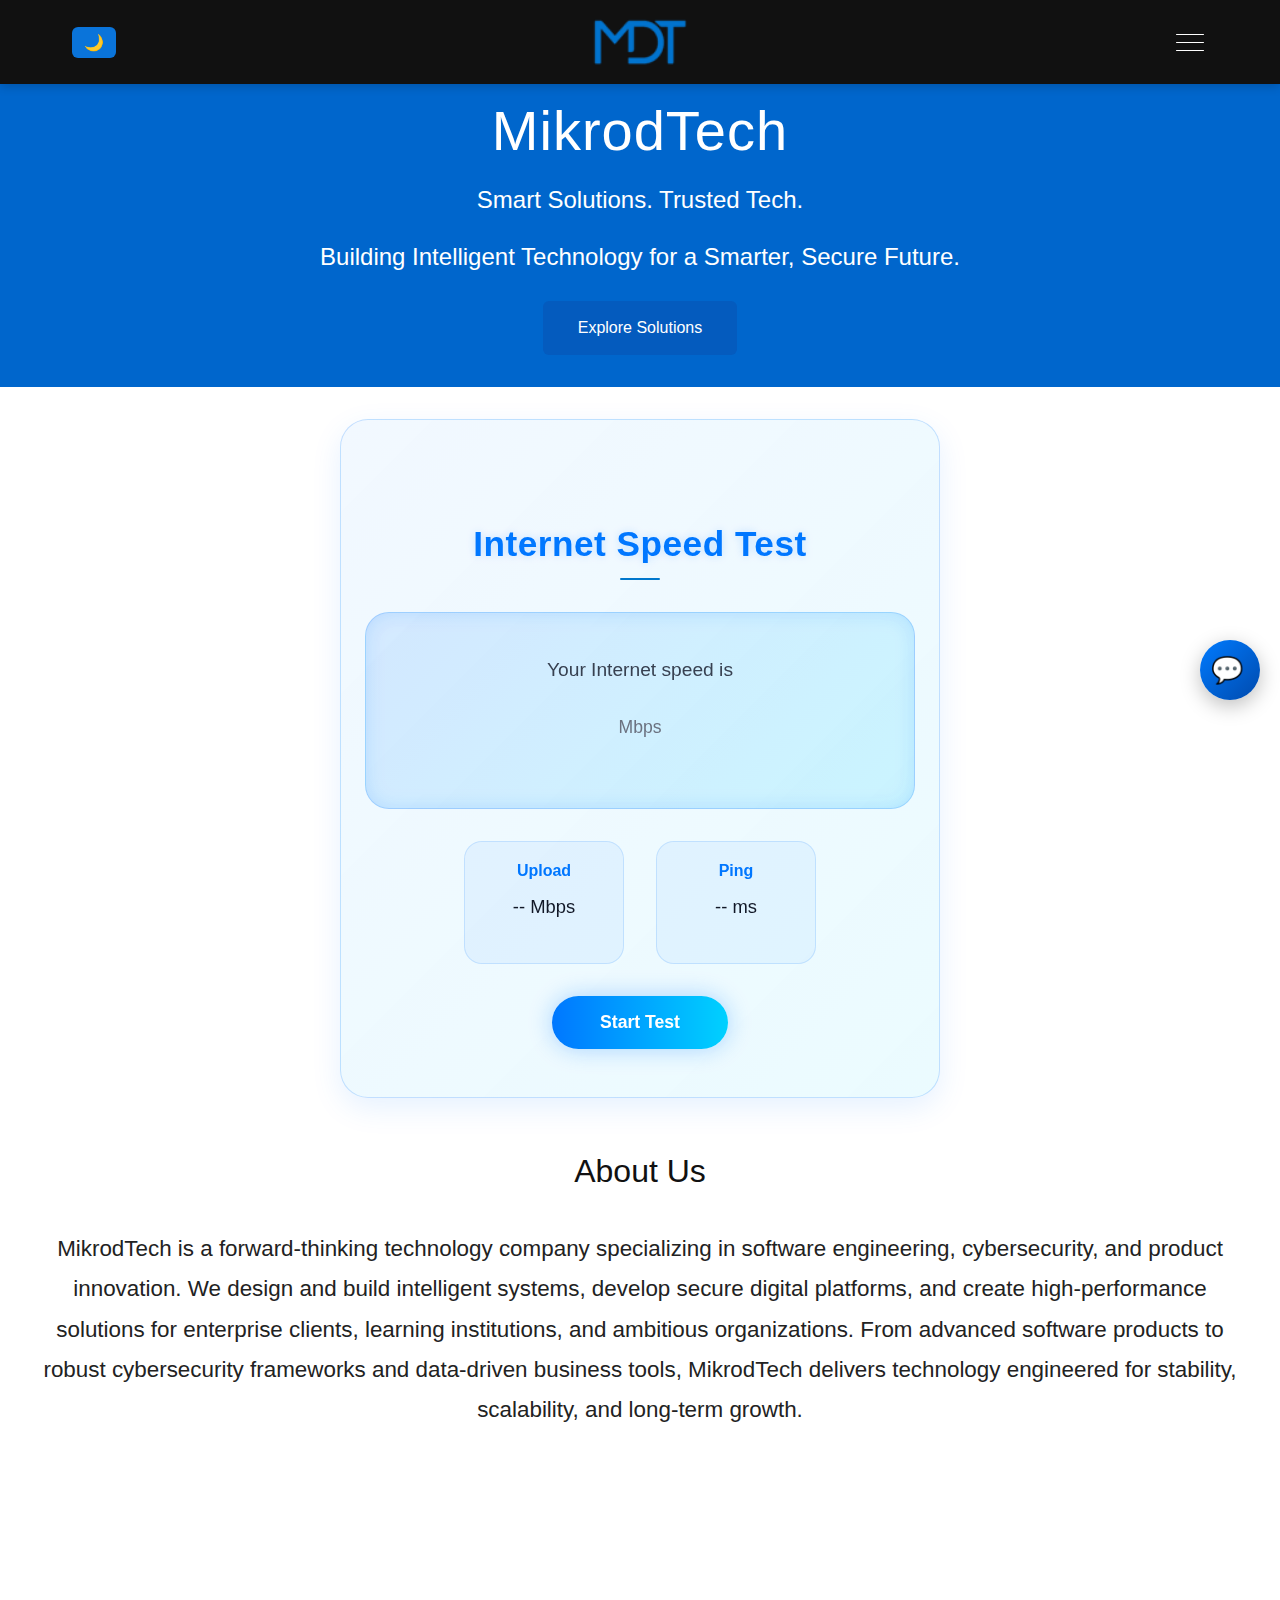
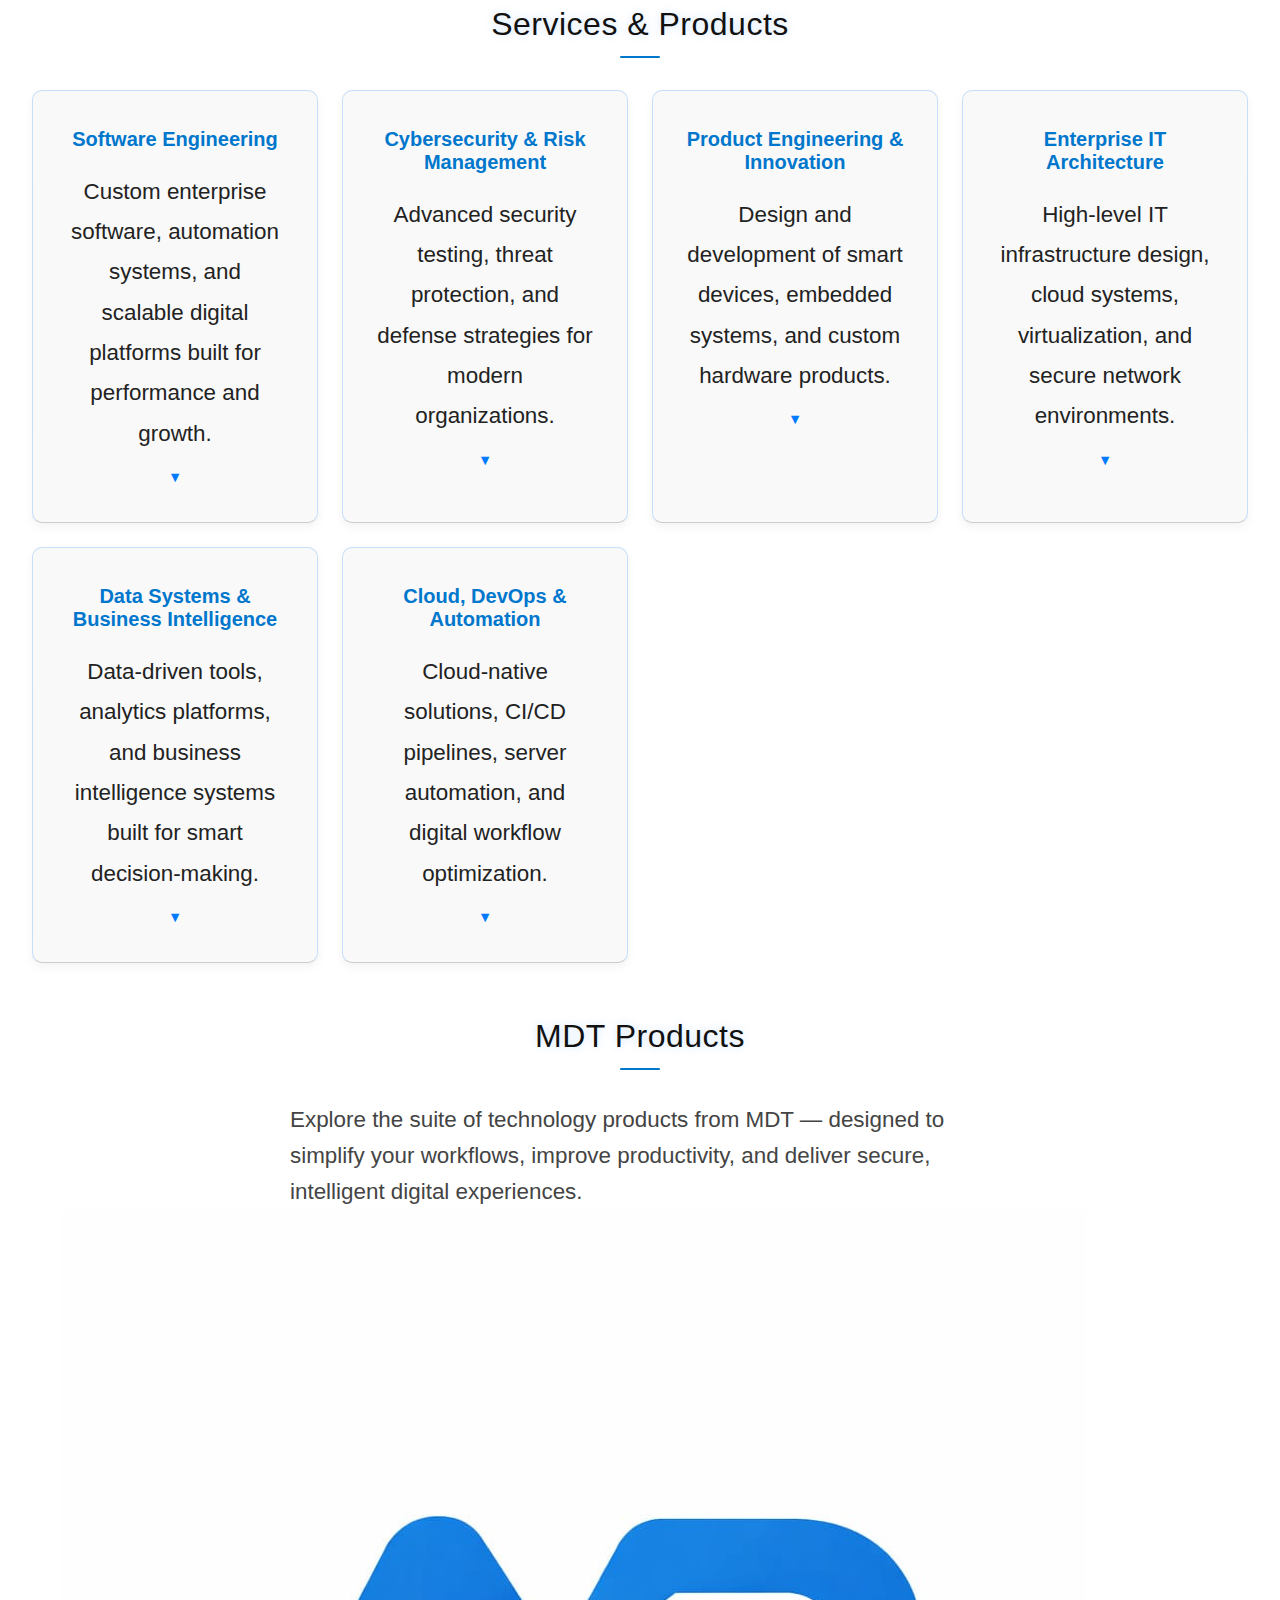
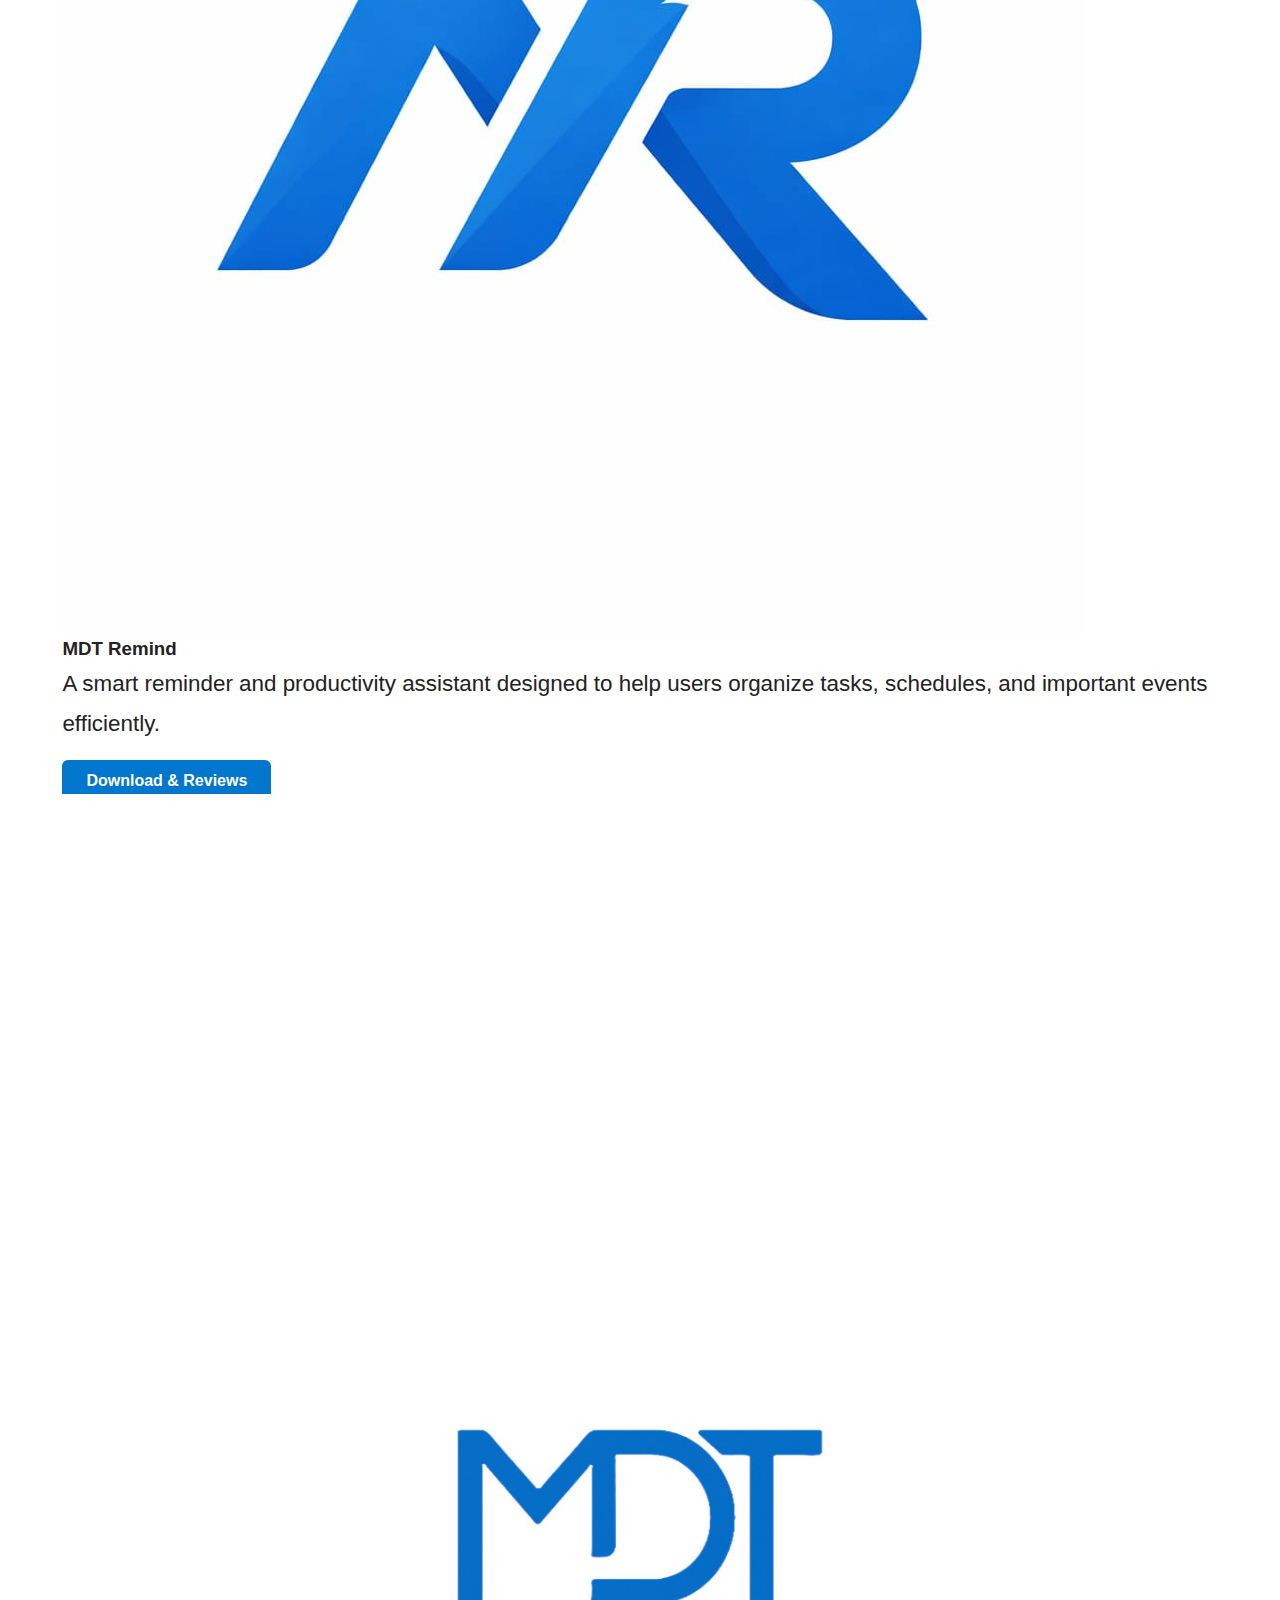
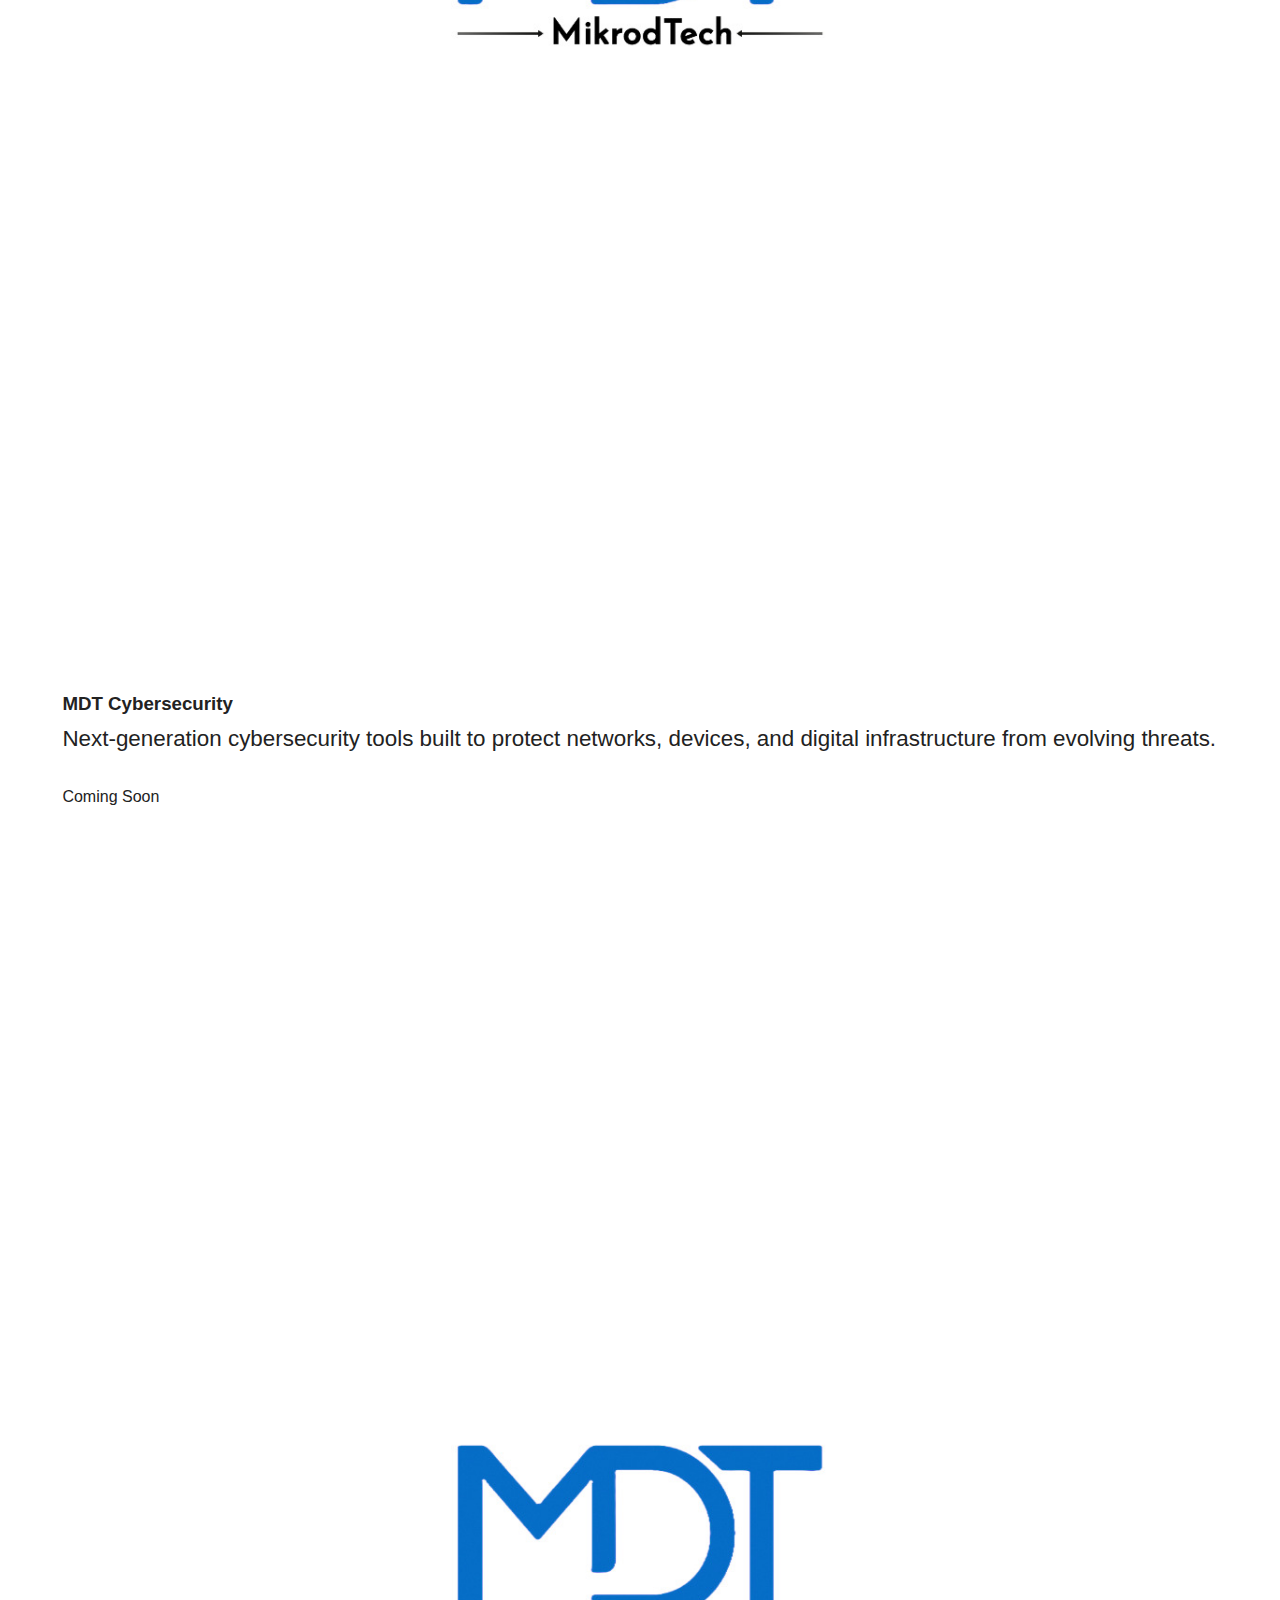
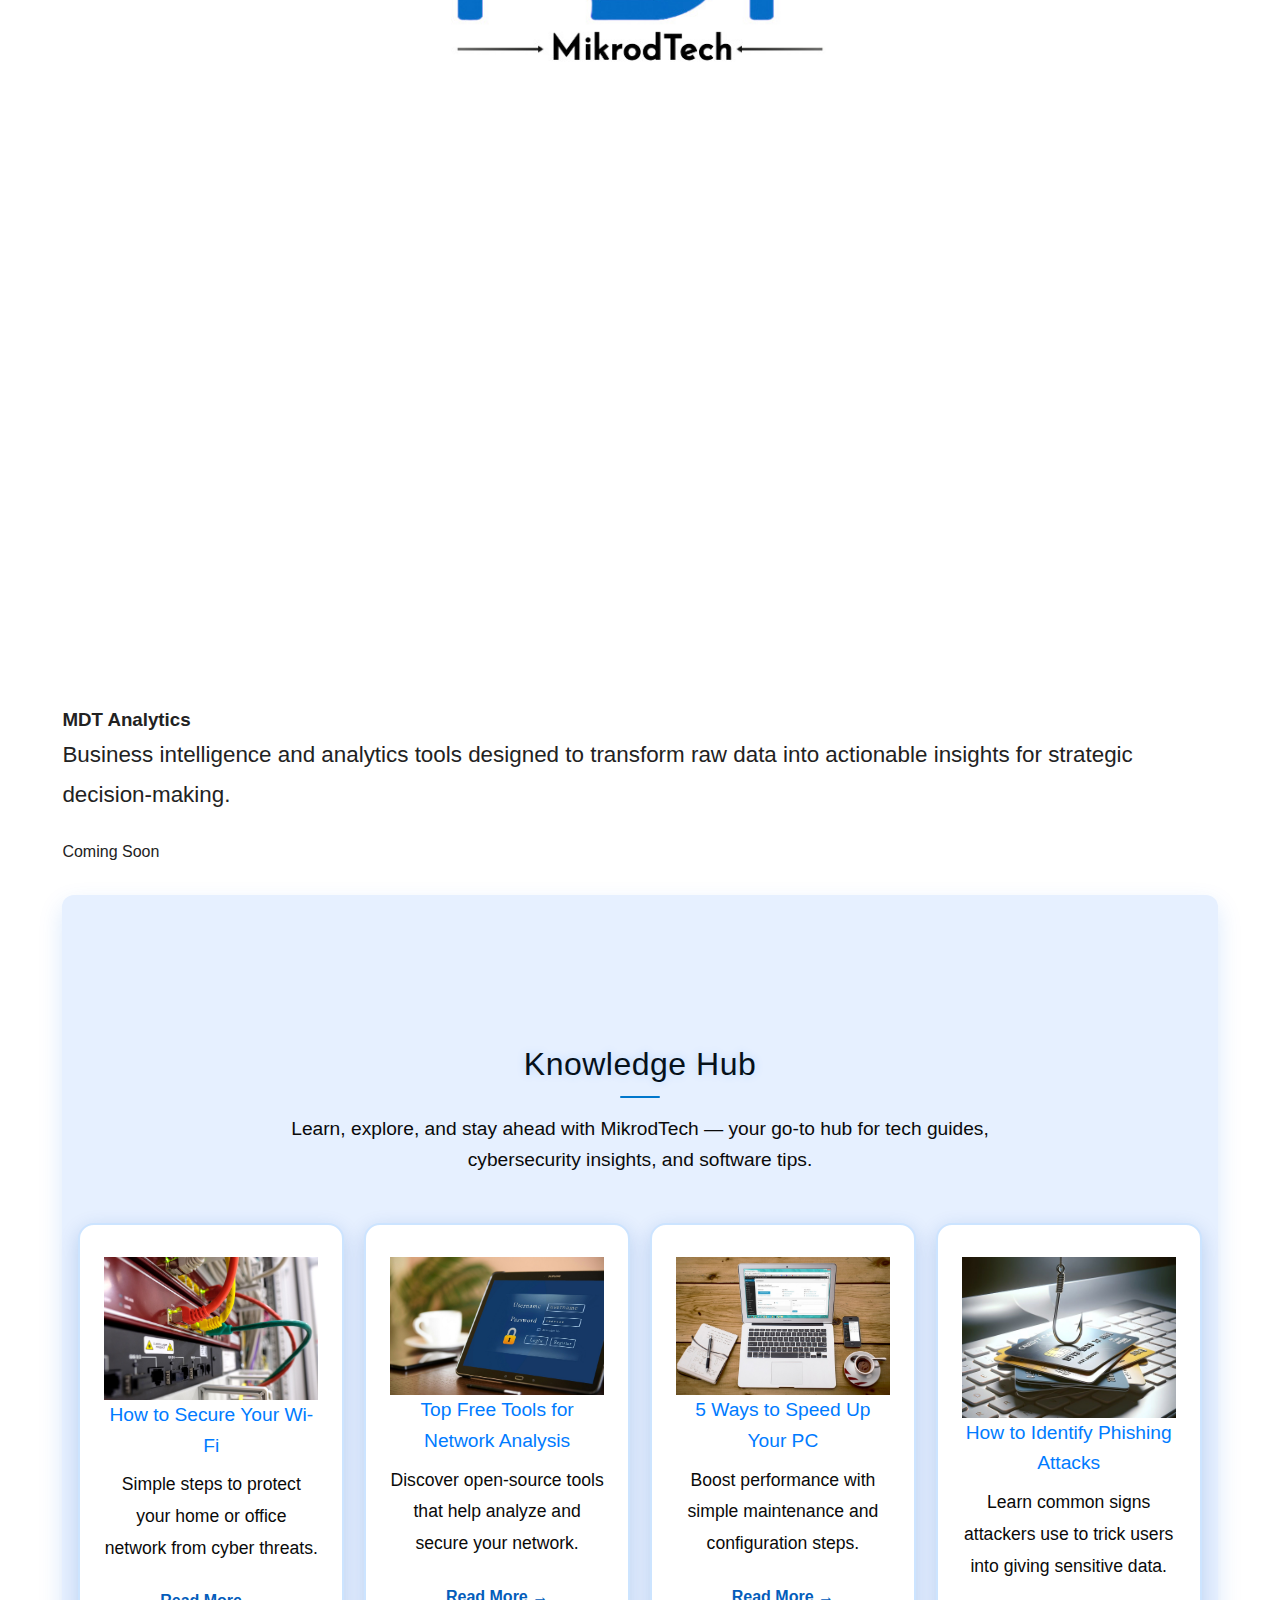
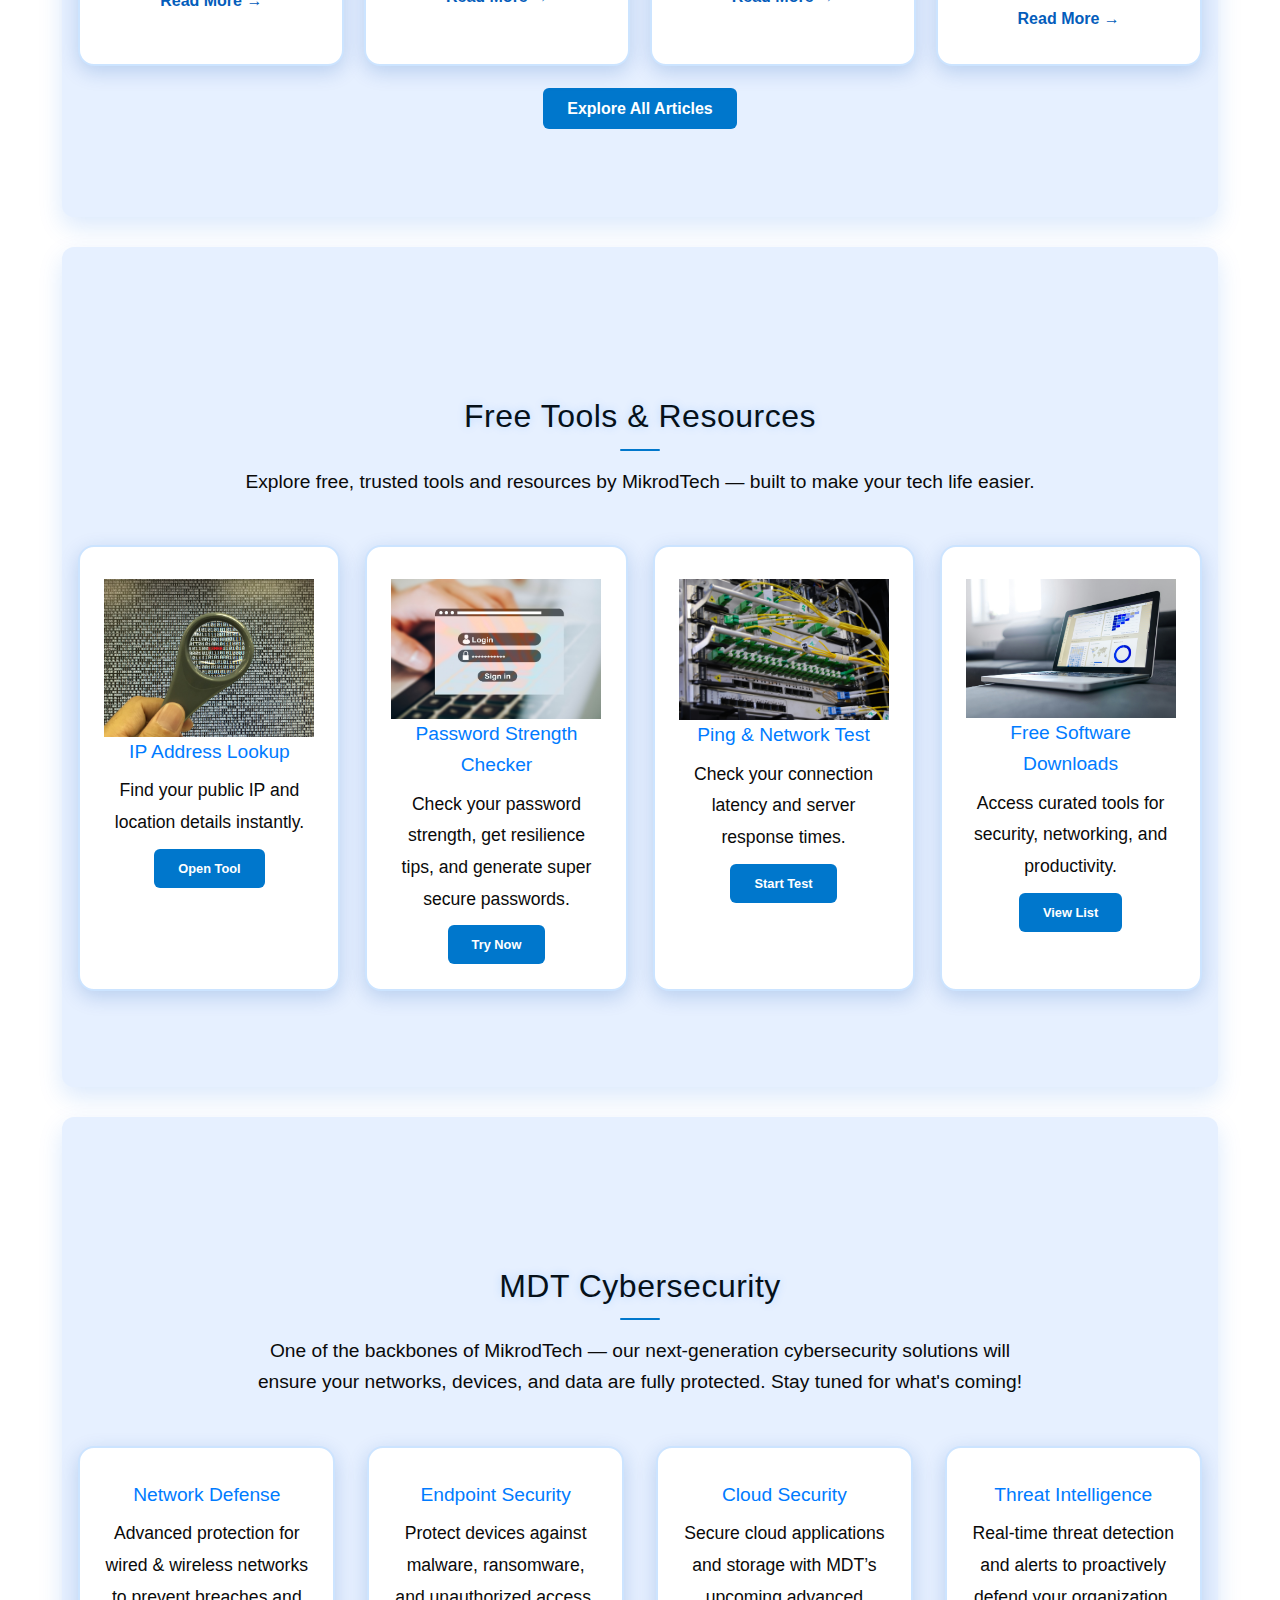
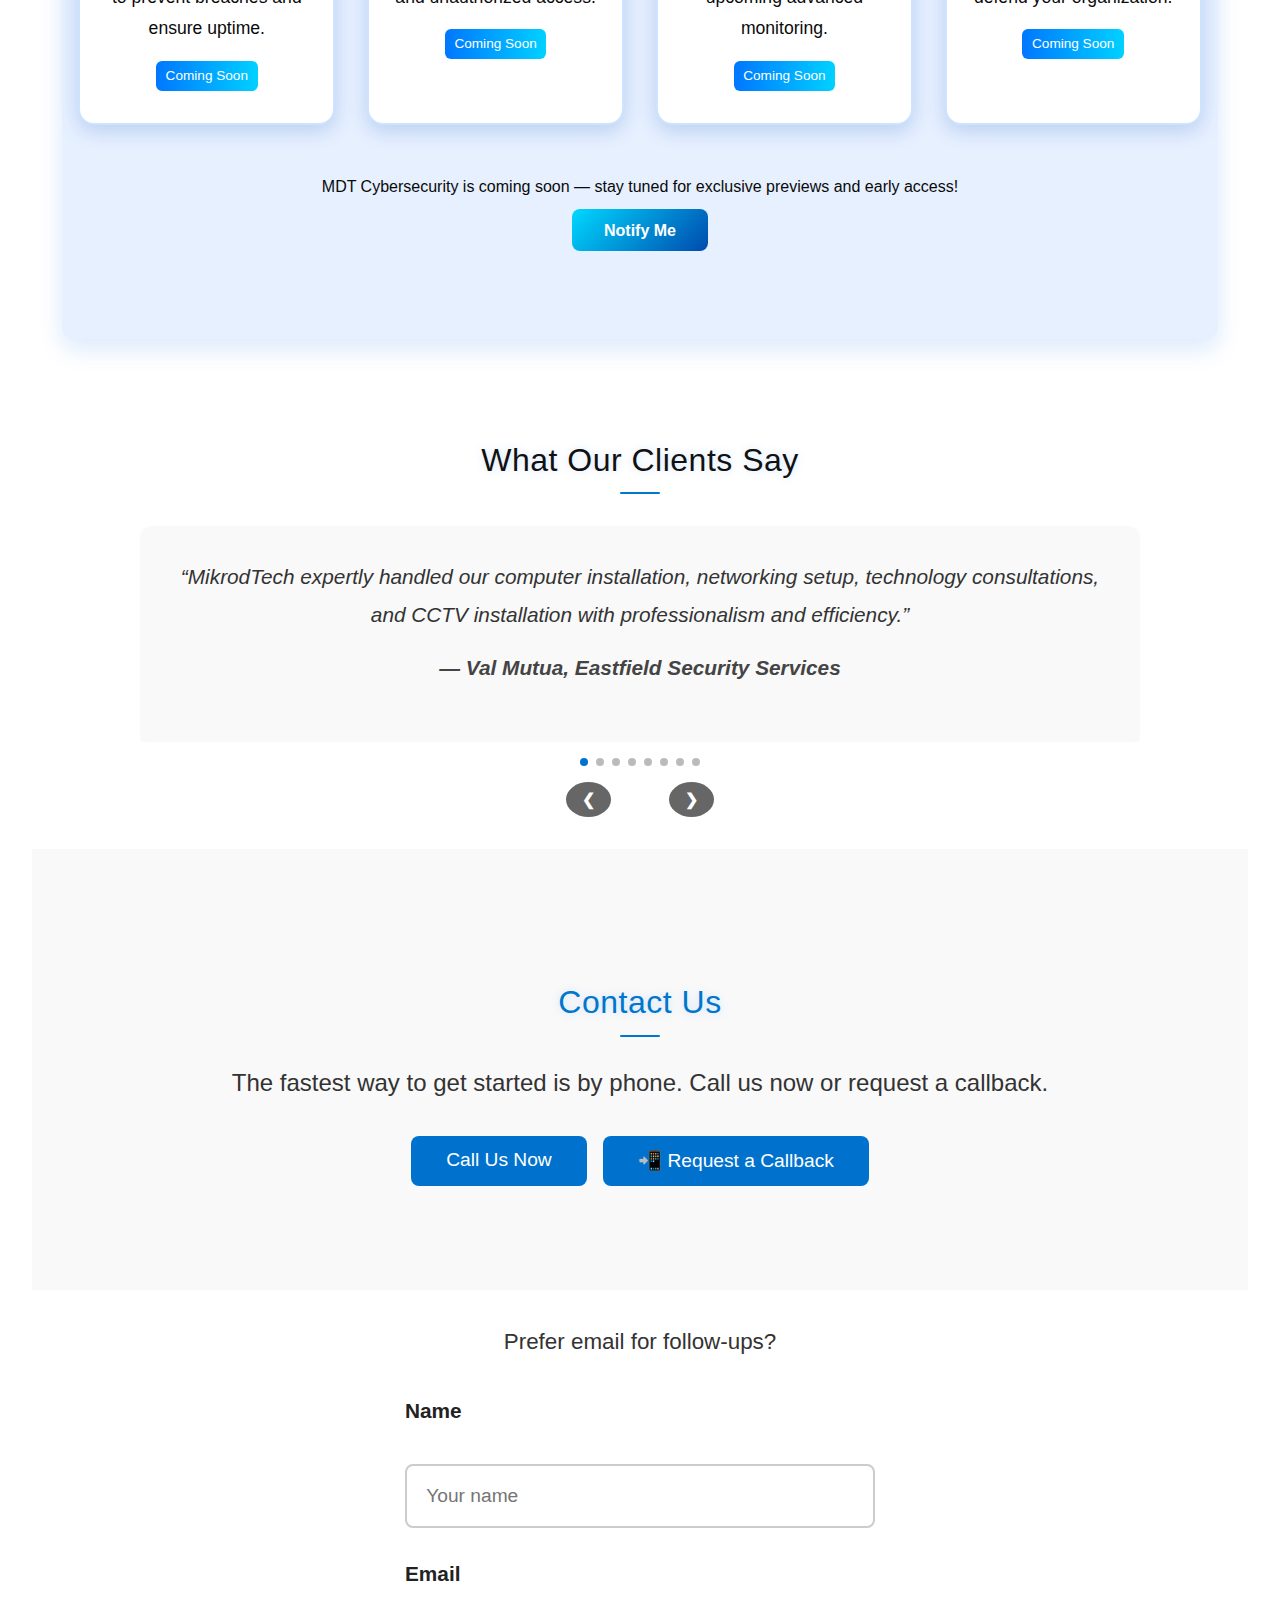
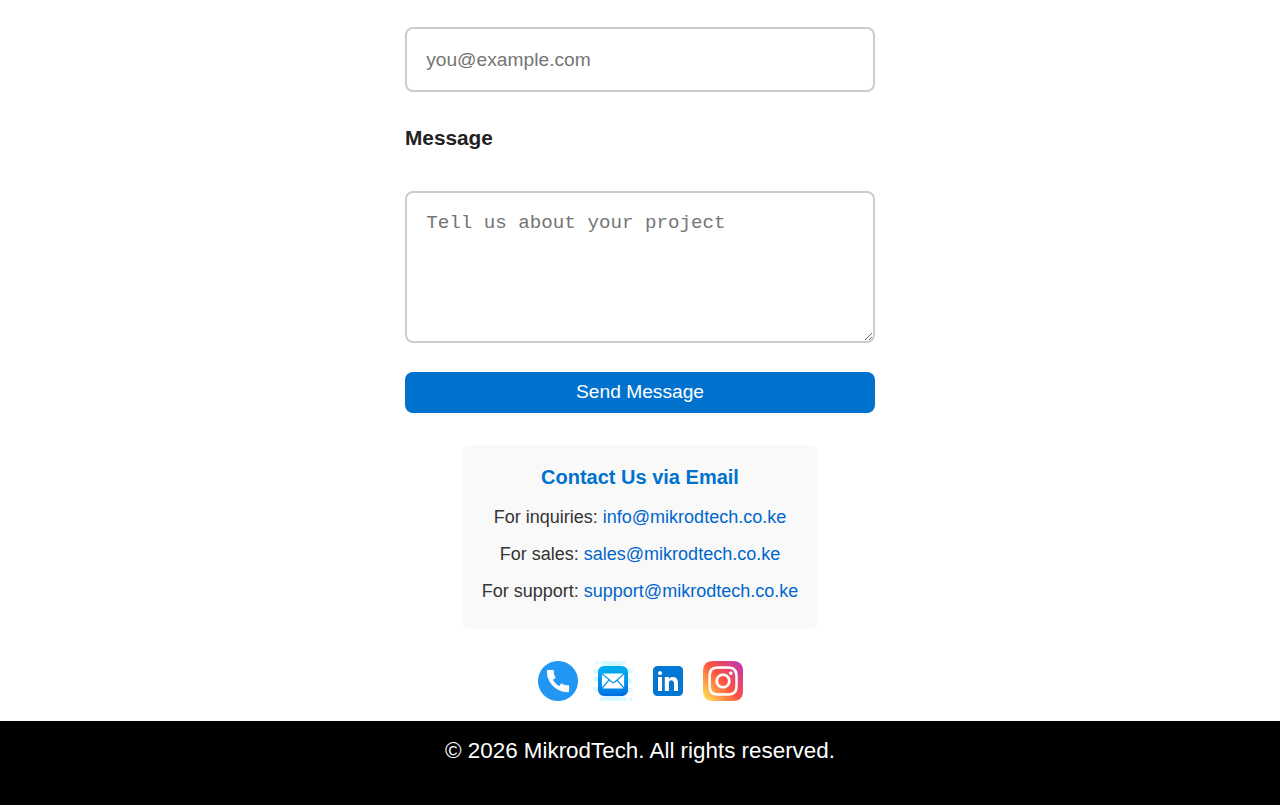
<file: index.html>
<!-- Force Netlify to update -->
<!doctype html>
<html lang="en">
<head>
<!-- Updated Content Security Policy allowing formsubmit.co -->
<meta http-equiv="Content-Security-Policy" content="
  default-src 'self';
  script-src 'self' 'unsafe-inline' https://www.googletagmanager.com https://www.google-analytics.com;
  connect-src 'self' http://localhost:3000 https://mikrodtech-backend.onrender.com https://www.google-analytics.com https://analytics.google.com https://ipapi.co https://speed.cloudflare.com https://formsubmit.co;
  img-src 'self' https://www.google-analytics.com https://analytics.google.com data:;
  style-src 'self' 'unsafe-inline';
  font-src 'self';
">


<!-- Google Analytics -->
<script async src="https://www.googletagmanager.com/gtag/js?id=G-30TVN0F0Y1"></script>
<script>
  window.dataLayer = window.dataLayer || [];
  function gtag(){dataLayer.push(arguments);}
  gtag('js', new Date());
  gtag('config', 'G-30TVN0F0Y1'); /* Replace with your GA4 Measurement ID */
</script>


  <meta charset="utf-8" />
  <meta name="viewport" content="width=device-width, initial-scale=1" />
  <title>MikrodTech — Smart Solutions. Trusted Tech.</title>

  <meta name="viewport" content="width=device-width, initial-scale=1">


  <!-- Link to external stylesheet and JS (will create next) -->
  <link rel="stylesheet" href="style.css" />

  <!-- Standard favicon -->
<link rel="icon" type="image/png" sizes="32x32" href="/favicon-32x32.png">
<link rel="icon" type="image/png" sizes="16x16" href="/favicon-16x16.png">
<link rel="shortcut icon" href="/logo.png" type="image/x-icon">

<!-- Apple devices -->
<link rel="apple-touch-icon" sizes="180x180" href="/apple-touch-icon.png">

<!-- Android / Chrome -->
<link rel="icon" type="image/png" sizes="192x192" href="/android-chrome-192x192.png">
<link rel="icon" type="image/png" sizes="512x512" href="/android-chrome-512x512.png">

<!-- Manifest for PWA -->
<link rel="manifest" href="/manifest.json">
<link rel="icon" href="/icon.png" type="image/png">
<meta name="theme-color" content="#1c2541">

 

  <script defer src="app.js"></script>
</head>
<body>
  <!-- Header / Navigation -->
  <header class="site-header">
    <div class="container nav-wrap">
      <a class="brand" href="#home">

        <!-- Logo: place logo.png in the same folder as this index.html -->
        <img id="logo" src="logo.png" alt="MikrodTech logo" />
      </a>

      <button class="nav-toggle" aria-label="Toggle navigation" aria-expanded="false">
        <span class="hamburger"></span>
      </button>

<nav class="main-nav">
  <ul class="nav-list">
    <li><a href="#home">Home</a></li>
    <li><a href="#about">About</a></li>
    <li><a href="#services">Services</a></li>
    <li><a href="#products">MDT Products</a></li> <!-- NEW -->
    <li><a href="#knowledge">Knowledge Hub</a></li>
    <li><a href="#tools">Free Tools</a></li>
    <li><a href="#cybersecurity">Cybersecurity</a></li>
    <li><a href="#testimonials">Testimonials</a></li>
    <li><a href="#contact">Contact</a></li>
    <li><a href="#" id="openChatbotMenu">Chatbot</a></li>

  </ul>
</nav>


<!-- 🌙 Dark Mode Toggle Button -->
<button id="theme-toggle" class="theme-toggle">🌙</button>      
    
    </div>
  </header>

   <!-- Floating chatbot button -->
  <button id="chatbot-btn" class="chatbot-btn">💬<span ></span></button>


<!-- ===== Hero Section ===== -->
<section id="home" class="hero">
  <div class="container">
    <h1 class="company-name">MikrodTech</h1>
    <p class="tagline">Smart Solutions. Trusted Tech.</p>
    <p class="lead">
      Building Intelligent Technology for a Smarter, Secure Future.
    </p>

    <a href="#services" class="btn btn-primary explore-btn">Explore Solutions</a>

  </div>
</section>


<section id="speedtest" class="speedtest-container">
  <h2 class="section-title">Internet Speed Test</h2>

  <div class="speed-display">
    <p class="speed-heading">Your Internet speed is</p>
    <p id="download-speed" class="speed-value"><div id="loader" class="loader" style="display:none;"></div></p>
    <p class="unit">Mbps</p>
  </div>

  <div class="speed-details">
    <div class="detail">
      <h3>Upload</h3>
      <p><span id="upload-speed">--</span> Mbps</p>
    </div>

    <div class="detail">
      <h3>Ping</h3>
      <p><span id="ping-speed">--</span> ms</p>
    </div>
  </div>

  <button id="start-speedtest" class="speedtest-btn">Start Test</button>
</section>

    <!-- About -->
    <section id="about" class="about container">
      <h2>About Us</h2>
      <p>
        MikrodTech is a forward-thinking technology company specializing in software engineering, cybersecurity, and product innovation.
        We design and build intelligent systems, develop secure digital platforms, and create high-performance solutions for enterprise clients, learning institutions, and ambitious organizations.

        From advanced software products to robust cybersecurity frameworks and data-driven business tools, MikrodTech delivers technology engineered for stability, scalability, and long-term growth.
      </p>
    </section>

    <!-- Services -->
<section id="services" class="services container">
 <h2 class="section-title">Services & Products</h2>
  <div class="service-grid">
    
    <article class="service-card">
      <h3>
        <button class="service-toggle" data-target="network-detail">
        <span class="service-title">Software Engineering </span>
        </button>
      </h3>
      <p>
        Custom enterprise software, automation systems, and scalable digital platforms built for performance and growth.
      </p>
      
      <!-- Chevron centered below description -->
      <button class="service-toggle" data-target="network-detail">
        <span class="chevron">▼</span>
      </button>
    
      <div id="network-detail" class="service-detail hidden">
        <p>
          MikrodTech develops high-performance software solutions tailored for business and institutional needs.
          Our capabilities include enterprise systems, automation tools, API integrations, cloud applications, management dashboards, and mobile platforms.

          Every solution is designed for security, scalability, and seamless integration with existing infrastructure.
        </p>
      </div>
    </article>
        
    <article class="service-card">
      <h3>
        <button class="service-toggle" data-target="computers-detail">
        <span class="service-title">Cybersecurity & Risk Management </span>
        </button>
      </h3>
      <p>Advanced security testing, threat protection, and defense strategies for modern organizations.</p>
      <button class="service-toggle" data-target="computers-detail">
        <span class="chevron">▼</span>
      </button>

      <div id="computers-detail" class="service-detail hidden">
        <p>
         We deliver end-to-end cybersecurity services including penetration testing, security audits, network and endpoint protection, identity & access management, incident response planning, and compliance consulting (ISO, NIST, data protection policies).

         Our cybersecurity frameworks ensure your business operates confidently in a secure digital environment.
        </p>
      </div>
    </article>

    <article class="service-card">
      <h3>
        <button class="service-toggle" data-target="cctv-detail">
        <span class="service-title">Product Engineering & Innovation  </span>
        </button>
      </h3>
      <p>Design and development of smart devices, embedded systems, and custom hardware products.</p>

      <button class="service-toggle" data-target="cctv-detail">
        <span class="chevron">▼</span>
      </button>
      <div id="cctv-detail" class="service-detail hidden">
        <p>
         MikrodTech engineers intelligent technology products — from IoT devices and embedded systems to specialized hardware solutions.

         We support full-cycle product creation: concept design, prototyping, electronics development, firmware engineering, and performance testing.

         Designed for reliability, built for innovation.
        </p>
      </div>
    </article>

    <article class="service-card">
      <h3>
        <button class="service-toggle" data-target="printers-detail">
        <span class="service-title">Enterprise IT Architecture </span>
        </button>
      </h3>
      <p>High-level IT infrastructure design, cloud systems, virtualization, and secure network environments.</p>

      <button class="service-toggle" data-target="printers-detail">
        <span class="chevron">▼</span>
      </button>
      <div id="printers-detail" class="service-detail hidden">
        <p>
          We architect modern enterprise technology environments tailored for institutions and businesses.
          Services include cloud deployment, virtualization, data center planning, secure network topology, high-availability systems, and integration of advanced enterprise tools.

          Our solutions help organizations modernize and operate efficiently at scale.
        </p>
      </div>
    </article>

    <article class="service-card">
      <h3>
        <button class="service-toggle" data-target="power-detail">
        <span class="service-title">Data Systems & Business Intelligence </span>
        </button>
      </h3>
      <p>Data-driven tools, analytics platforms, and business intelligence systems built for smart decision-making.</p>

      <button class="service-toggle" data-target="power-detail">
        <span class="chevron">▼</span>
      </button>
      <div id="power-detail" class="service-detail hidden">
        <p>
          MikrodTech designs and deploys data systems that help organizations collect, analyze, and use information effectively.
          This includes database engineering, reporting dashboards, analytics platforms, automation flows, and data integration systems.

          We turn data into actionable insights to support strategic growth.
        </p>
      </div>
    </article>

    <article class="service-card">
      <h3>
        <button class="service-toggle" data-target="gaming-detail">
          <span class="service-title">Cloud, DevOps & Automation</span>
        </button>
      </h3>
      <p>Cloud-native solutions, CI/CD pipelines, server automation, and digital workflow optimization.</p>

      <button class="service-toggle" data-target="gaming-detail">
        <span class="chevron">▼</span>
      </button>
      <div id="gaming-detail" class="service-detail hidden">
        <p>
         Our DevOps and automation services help businesses streamline operations, improve deployment speed, and increase system reliability.
         We build CI/CD pipelines, automate infrastructure, deploy cloud-native tools, and optimize digital workflows for development and operations teams.

         Built for speed, resilience, and modern software delivery.
        </p>
      </div>
    </article>

  </div>



<!-- ===== MDT Products ===== -->
<section id="products" class="products-section container">

  <h2 class="section-title">MDT Products</h2>

  <p class="section-intro">
    Explore the suite of technology products from MDT — designed to simplify your workflows, improve productivity, 
    and deliver secure, intelligent digital experiences.
  </p>

  <div class="products-grid">

    <article class="product-card">
      <img src="mdt-remind.png" alt="MDT Remind App">
      <h3>MDT Remind</h3>
      <p>
        A smart reminder and productivity assistant designed to help users organize tasks, schedules, and important events efficiently.
      </p>
     <a href="mdt-remind.html" class="btn btn-secondary">Download & Reviews</a>
    </article>

    <article class="product-card">
      <img src="products.png" alt="MDT Cybersecurity Platform">
      <h3>MDT Cybersecurity</h3>
      <p>
        Next-generation cybersecurity tools built to protect networks, devices, and digital infrastructure from evolving threats.
      </p>
      <span class="coming-soon">Coming Soon</span>
    </article>

    <article class="product-card">
      <img src="products.png" alt="MDT Analytics">
      <h3>MDT Analytics</h3>
      <p>
        Business intelligence and analytics tools designed to transform raw data into actionable insights for strategic decision-making.
      </p>
      <span class="coming-soon">Coming Soon</span>
    </article>

  </div>

</section>


<!-- Knowledge Hub -->
<section id="knowledge" class="cybersecurity-section container">
  <h2 class="section-title">Knowledge Hub</h2>
  <p class="section-intro">
    Learn, explore, and stay ahead with MikrodTech — your go-to hub for tech guides, cybersecurity insights, and software tips.
  </p>

  <div class="knowledge-grid">
    <article class="cyber-card">
      <img src="networking-guide.jpg" alt="Networking Guide">
      <h3>How to Secure Your Wi-Fi</h3>
      <p>Simple steps to protect your home or office network from cyber threats.</p>
      <a href="#" class="read-more">Read More →</a>
    </article>

    <article class="cyber-card">
      <img src="cyber-tools.jpg" alt="Cybersecurity Tools">
      <h3>Top Free Tools for Network Analysis</h3>
      <p>Discover open-source tools that help analyze and secure your network.</p>
      <a href="#" class="read-more">Read More →</a>
    </article>

    <article class="cyber-card">
      <img src="pc-tips.jpg" alt="PC Maintenance Tips">
      <h3>5 Ways to Speed Up Your PC</h3>
      <p>Boost performance with simple maintenance and configuration steps.</p>
      <a href="#" class="read-more">Read More →</a>
    </article>

    <article class="cyber-card">
      <img src="phishing.jpeg" alt="Phishing Awareness">
      <h3>How to Identify Phishing Attacks</h3>
      <p>Learn common signs attackers use to trick users into giving sensitive data.</p>
      <a href="#" class="read-more">Read More →</a>
    </article>

  </div>

  <div class="center-btn">
    <a href="#" class="btn-secondary explore-btn">Explore All Articles</a>
  </div>
</section>


<!-- ===== Free Tools & Resources ===== -->
<section id="tools" class="cybersecurity-section container">
  <h2 class="section-title">Free Tools & Resources</h2>
  <p class="section-intro">
    Explore free, trusted tools and resources by MikrodTech — built to make your tech life easier.
  </p>

  <div class="tools-grid">
    <article class="cyber-card">
      <img src="tool-iplookup.png" alt="IP Lookup Tool">
      <h3>IP Address Lookup</h3>
      <p>Find your public IP and location details instantly.</p>
      <a href="#" class="btn btn-secondary tool-btn" data-tool="iplookup">Open Tool</a>
    </article>

    <article class="cyber-card">
      <img src="tool-password.png" alt="Password Strength Checker">
      <h3>Password Strength Checker</h3>
      <p>Check your password strength, get resilience tips, and generate super secure passwords.</p>
      <a href="#" class="btn btn-secondary tool-btn" data-tool="password">Try Now</a>
    </article>

    <article class="cyber-card">
      <img src="tool-ping.png" alt="Ping & Network Test">
      <h3>Ping & Network Test</h3>
      <p>Check your connection latency and server response times.</p>
      <a href="#" class="btn btn-secondary tool-btn" data-tool="ping">Start Test</a>
    </article>

    <article class="cyber-card">
      <img src="tool-downloads.png" alt="Software Downloads">
      <h3>Free Software Downloads</h3>
      <p>Access curated tools for security, networking, and productivity.</p>
      <a href="#" class="btn btn-secondary tool-btn" data-tool="downloads">View List</a>
    </article>
  </div>
</section>


<!-- ===== Cybersecurity Section ===== -->
<section id="cybersecurity" class="cybersecurity-section container">
  <h2 class="section-title">MDT Cybersecurity</h2>
  <p class="section-intro">
    One of the backbones of MikrodTech — our next-generation cybersecurity solutions will ensure your networks, devices, and data are fully protected. Stay tuned for what's coming!
  </p>

  <div class="cyber-grid">
    <div class="cyber-card">
      <div class="cyber-card-inner">
        <h3>Network Defense</h3>
        <p>Advanced protection for wired & wireless networks to prevent breaches and ensure uptime.</p>
        <span class="coming-soon">Coming Soon</span>
      </div>
    </div>

    <div class="cyber-card">
      <div class="cyber-card-inner">
        <h3>Endpoint Security</h3>
        <p>Protect devices against malware, ransomware, and unauthorized access.</p>
        <span class="coming-soon">Coming Soon</span>
      </div>
    </div>

    <div class="cyber-card">
      <div class="cyber-card-inner">
        <h3>Cloud Security</h3>
        <p>Secure cloud applications and storage with MDT’s upcoming advanced monitoring.</p>
        <span class="coming-soon">Coming Soon</span>
      </div>
    </div>

    <div class="cyber-card">
      <div class="cyber-card-inner">
        <h3>Threat Intelligence</h3>
        <p>Real-time threat detection and alerts to proactively defend your organization.</p>
        <span class="coming-soon">Coming Soon</span>
      </div>
    </div>
  </div>

  <div class="cyber-footer">
    <p>MDT Cybersecurity is coming soon — stay tuned for exclusive previews and early access!</p>
    <a href="#contact" class="btn">Notify Me</a>
  </div>
</section>




</section><section id="testimonials" class="testimonials">
  <h2 class="section-title">What Our Clients Say</h2>

  <!-- Testimonial slider -->
  <div class="testimonial-slider">
    <div class="testimonial-card active">
      <p class="testimonial-text">
        “MikrodTech expertly handled our computer installation, networking setup, technology consultations, and CCTV installation with professionalism and efficiency.”
      </p>
      <p class="testimonial-author">— Val Mutua, Eastfield Security Services</p>
    </div>

    <div class="testimonial-card">
      <p class="testimonial-text">
        “Their team delivered structured computer planning, organized networking, remote CCTV access, and high-performance Wi-Fi installation seamlessly.”
      </p>
      <p class="testimonial-author">— Lyzz Cheryl, Riverbend Academy</p>
    </div>

    <div class="testimonial-card">
      <p class="testimonial-text">
        “From consultation to purchase and installation of Starlink internet, MikrodTech integrated smart devices flawlessly for complete remote control at home.”
      </p>
      <p class="testimonial-author">— Bishop Michael Simati</p>
    </div>

    <div class="testimonial-card">
      <p class="testimonial-text">
        “We needed a full network upgrade for our campus. MikrodTech’s team was efficient, knowledgeable, and very reliable.”
      </p>
      <p class="testimonial-author">— John Mbugua, Greenwood Academy</p>
    </div>

    <div class="testimonial-card">
      <p class="testimonial-text">
        “Installation of UPS systems and CCTV by MikrodTech went smoothly. Their team explained everything clearly and ensured our systems work perfectly.”
      </p>
      <p class="testimonial-author">— Emmanuel Kirt, Wiphan School</p>
    </div>

    <div class="testimonial-card">
      <p class="testimonial-text">
        “MikrodTech supplied and configured our computers and networking gear for the new office. Everything was delivered on time and works flawlessly.”
      </p>
      <p class="testimonial-author">— Marygorety Achieng, Hillcrest Learning Center</p>
    </div>

    <div class="testimonial-card">
      <p class="testimonial-text">
        “They helped set up our home office with high-speed Wi-Fi, smart devices, and proper networking. Very professional and patient throughout.”
      </p>
      <p class="testimonial-author">— Isaac Juma, Private Residence</p>
    </div>

    <div class="testimonial-card">
      <p class="testimonial-text">
        “MikrodTech’s installation of POS systems and printers was smooth and well-organized. Support has been excellent ever since.”
      </p>
      <p class="testimonial-author">— Leroy James , Sunrise Learning Hub</p>
    </div>
  </div>

  <!-- Dot indicators -->
  <div class="testimonial-dots">
    <span class="dot active" data-index="0"></span>
    <span class="dot" data-index="1"></span>
    <span class="dot" data-index="2"></span>
    <span class="dot" data-index="3"></span>
    <span class="dot" data-index="4"></span>
    <span class="dot" data-index="5"></span>
    <span class="dot" data-index="6"></span>
    <span class="dot" data-index="7"></span>
  </div>

    <!-- Slider controls -->
  <div class="testimonial-controls">
    <button id="prevTestimonial" aria-label="Previous testimonial">❮</button>
    <button id="nextTestimonial" aria-label="Next testimonial">❯</button>
  </div>

</section>


<!-- Contact -->
<section id="contact" class="contact container">
  <h2 class="section-title">Contact Us</h2>

  <p class="contact-intro">
    The fastest way to get started is by phone. Call us now or request a callback.
  </p>

  <!-- Call to Action -->
  <div class="contact-actions">
    <a href="tel:0769329029" class="btn btn-primary">Call Us Now</a>
    <button id="callbackBtn" class="btn btn-secondary">📲 Request a Callback</button>
  </div>

<!-- Request a Callback Form (hidden by default) -->
<div id="callbackForm" class="callback-form hidden">
  <form id="requestCallback" method="POST" novalidate>
    <!-- Hidden fields for FormSubmit -->
    <input type="hidden" name="_subject" value="New Callback Request from MikrodTech Website">
    <input type="hidden" name="_captcha" value="false">

    <div class="form-row">
      <div>
        <input id="callback-firstname" name="firstname" type="text" placeholder="First name" required>
        <span class="error hidden" id="fnameError">⚠️ First name is required</span>
      </div>
      <div>
        <input id="callback-surname" name="surname" type="text" placeholder="Surname" required>
        <span class="error hidden" id="snameError">⚠️ Surname is required</span>
      </div>
    </div>

    <div>
      <input id="callback-altphone" name="altphone" type="tel" placeholder="Phone number">
      <span class="error hidden" id="altPhoneError">⚠️ Enter a valid phone number</span>
    </div>

    <button type="submit" class="btn btn-primary">Request Callback</button>
  </form>

  <!-- Success / error message -->
  <p id="callbackMessage" class="hidden"></p>
</div>

</section>

<p class="contact-email">Prefer email for follow-ups?</p>

<div class="contact-container">
<form name="contact" method="POST" action="https://formsubmit.co/info@mikrodtech.co.ke" class="contact-form">
  <input type="hidden" name="_subject" value="New Contact Form Submission from Website">
  <input type="hidden" name="_captcha" value="false">

  <label for="name">Name</label>
  <input id="name" name="name" type="text" placeholder="Your name" />
  <span class="input-error-message hidden" id="nameError">⚠️ Name is required</span>

  <label for="email">Email</label>
  <input id="email" name="email" type="email" placeholder="you@example.com" />
  <span class="input-error-message hidden" id="emailError"> Enter a valid email</span>

  <label for="message">Message</label>
  <textarea id="message" name="message" rows="5" placeholder="Tell us about your project"></textarea>
  <span class="input-error-message hidden" id="messageError"> Message is required</span>

  <button type="submit" class="btn btn-secondary">Send Message</button>

  <p id="contactMessage" class="contact-feedback hidden"></p>
</form>

<!-- Contact Emails Block -->
  <div class="contact-emails-small">
    <h1>Contact Us via Email</h1>
    <p>For inquiries: 
      <a href="mailto:info@mikrodtech.co.ke?subject=General%20Inquiry&body=Hello%20MikrodTech%20Team,">
        info@mikrodtech.co.ke
      </a>
    </p>
    <p>For sales: 
      <a href="mailto:sales@mikrodtech.co.ke?subject=Sales%20Request&body=Hello%20MikrodTech%20Sales%20Team,">
        sales@mikrodtech.co.ke
      </a>
    </p>
    <p>For support:
      <a href="mailto:support@mikrodtech.co.ke?subject=Support%20Request&body=Hello%20MikrodTech%20Support,">
        support@mikrodtech.co.ke
      </a>
    </p>
  </div>

</div>

<div class="contact-icons">
  <a href="tel:0769329029" title="Call Us">
    <img src="phone.png" alt="Phone" />
  </a>
  
  <a href="mailto:info@mikrodtech.co.ke" title="Email Us">
    <img src="mail.png" alt="Email" />
  </a>
  
  <a href="https://www.linkedin.com/company/mikrodtech" title="LinkedIn" target="_blank">
    <img src="linkedin.png" alt="LinkedIn" />
  </a>
  
  <a href="https://www.instagram.com/mikrodtech" title="Instagram" target="_blank">
    <img src="instagram.png" alt="Instagram" />
  </a>
</div>

</section>

  <!-- Footer -->
  <footer class="site-footer">
    <div class="container">
      <p>© <span id="year"></span> MikrodTech. All rights reserved.</p>
    </div>
  </footer>

  <script>
    // Small inline script to set the copyright year
    document.getElementById('year').textContent = new Date().getFullYear();
  </script>


<!-- Chatbot Section -->
<div id="chatbot-container">
  

  <div id="chatbot-box" class="chatbot-box">
    <div class="chatbot-header">
      <h4>MikrodTech Assistant</h4>
      <button id="close-chat" class="close-btn">&times;</button>
    </div>
    <div class="chatbot-messages" id="chatbot-messages">
       <div id="chatbot-messages-inner">
      <div class="message bot">Hello, how can I assist you today?</div>
       </div>
    </div>
<div class="chatbot-input">
  <textarea id="user-input" placeholder="Type your message..."></textarea>
  <button id="send-btn" type="button">➤</button>
</div>

  </div>
</div>

<!-- Chatbot Script -->
<script src="chatbot.js" defer></script>
 

  <script src="app.js"></script>
 
</body>
</html>
</file>
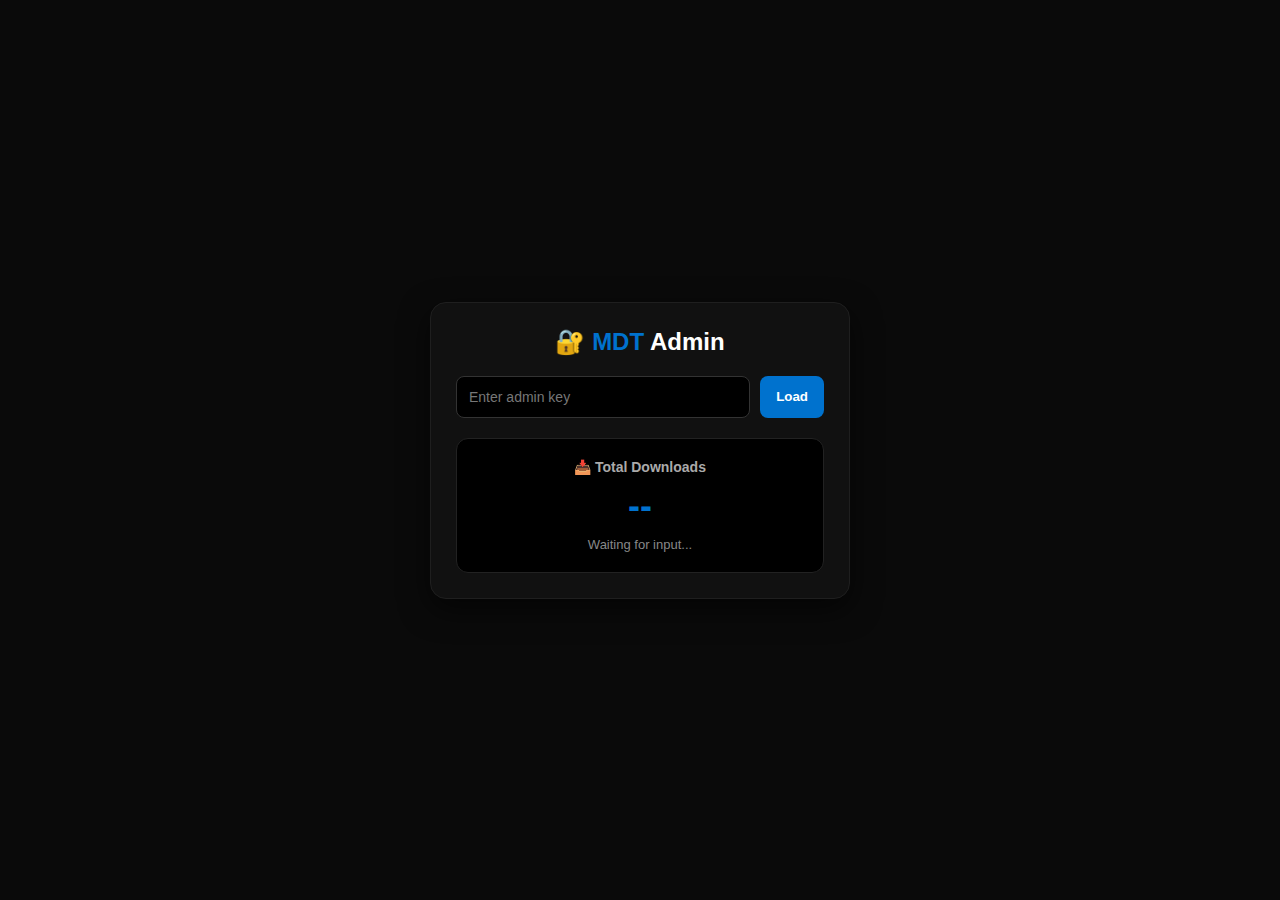
<file: admin.html>
<!DOCTYPE html>
<html lang="en">
<head>
  <meta charset="UTF-8">
  <title>MDT Admin Dashboard</title>
  <meta name="viewport" content="width=device-width, initial-scale=1.0">

  <style>
    * {
      box-sizing: border-box;
      font-family: "Segoe UI", Tahoma, sans-serif;
    }

    body {
      margin: 0;
      background: #0a0a0a;
      color: #fff;
      display: flex;
      justify-content: center;
      align-items: center;
      height: 100vh;
    }

    .container {
      width: 100%;
      max-width: 420px;
      background: #111;
      padding: 25px;
      border-radius: 16px;
      box-shadow: 0 10px 30px rgba(0,0,0,0.6);
      border: 1px solid #1f1f1f;
    }

    h2 {
      margin: 0 0 20px;
      text-align: center;
      font-weight: 600;
      color: #ffffff;
    }

    h2 span {
      color: #0072ce;
    }

    .input-group {
      display: flex;
      gap: 10px;
    }

    input {
      flex: 1;
      padding: 12px;
      border-radius: 8px;
      border: 1px solid #333;
      background: #000;
      color: #fff;
      outline: none;
      font-size: 14px;
    }

    input::placeholder {
      color: #777;
    }

    button {
      padding: 12px 16px;
      border: none;
      border-radius: 8px;
      background: #0072ce;
      color: white;
      font-weight: 600;
      cursor: pointer;
      transition: 0.2s;
    }

    button:hover {
      background: #005fa8;
    }

    .card {
      margin-top: 20px;
      padding: 20px;
      border-radius: 12px;
      background: #000;
      text-align: center;
      border: 1px solid #222;
    }

    .card h3 {
      margin: 0 0 10px;
      font-size: 14px;
      color: #aaa;
    }

    .count {
      font-size: 36px;
      font-weight: bold;
      color: #0072ce;
    }

    .status {
      margin-top: 10px;
      font-size: 13px;
      color: #888;
    }

    .error {
      color: #ff4d4d;
    }

    .success {
      color: #4ade80;
    }

  </style>
</head>

<body>

  <div class="container">
    <h2>🔐 <span>MDT</span> Admin</h2>

    <div class="input-group">
      <input type="password" id="adminKey" placeholder="Enter admin key">
      <button onclick="loadData()">Load</button>
    </div>

    <div class="card">
      <h3>📥 Total Downloads</h3>
      <div id="downloads" class="count">--</div>
      <div id="status" class="status">Waiting for input...</div>
    </div>
  </div>

  <script>
    const API_URL = "https://mikrodtech-backend.onrender.com";

    async function loadData() {
      const key = document.getElementById("adminKey").value;
      const statusEl = document.getElementById("status");

      if (!key) {
        statusEl.textContent = "⚠️ Enter admin key";
        statusEl.className = "status error";
        return;
      }

      statusEl.textContent = "Loading...";
      statusEl.className = "status";

      try {
        const res = await fetch(`${API_URL}/admin/downloads/mdt-remind?key=${key}`);
        const data = await res.json();

        if (data.error) {
          statusEl.textContent = "❌ Unauthorized";
          statusEl.className = "status error";
          return;
        }

        document.getElementById("downloads").textContent = data.count;
        statusEl.textContent = "✅ Data loaded";
        statusEl.className = "status success";

      } catch (err) {
        console.error(err);
        statusEl.textContent = "❌ Failed to load";
        statusEl.className = "status error";
      }
    }
  </script>

</body>
</html>
</file>
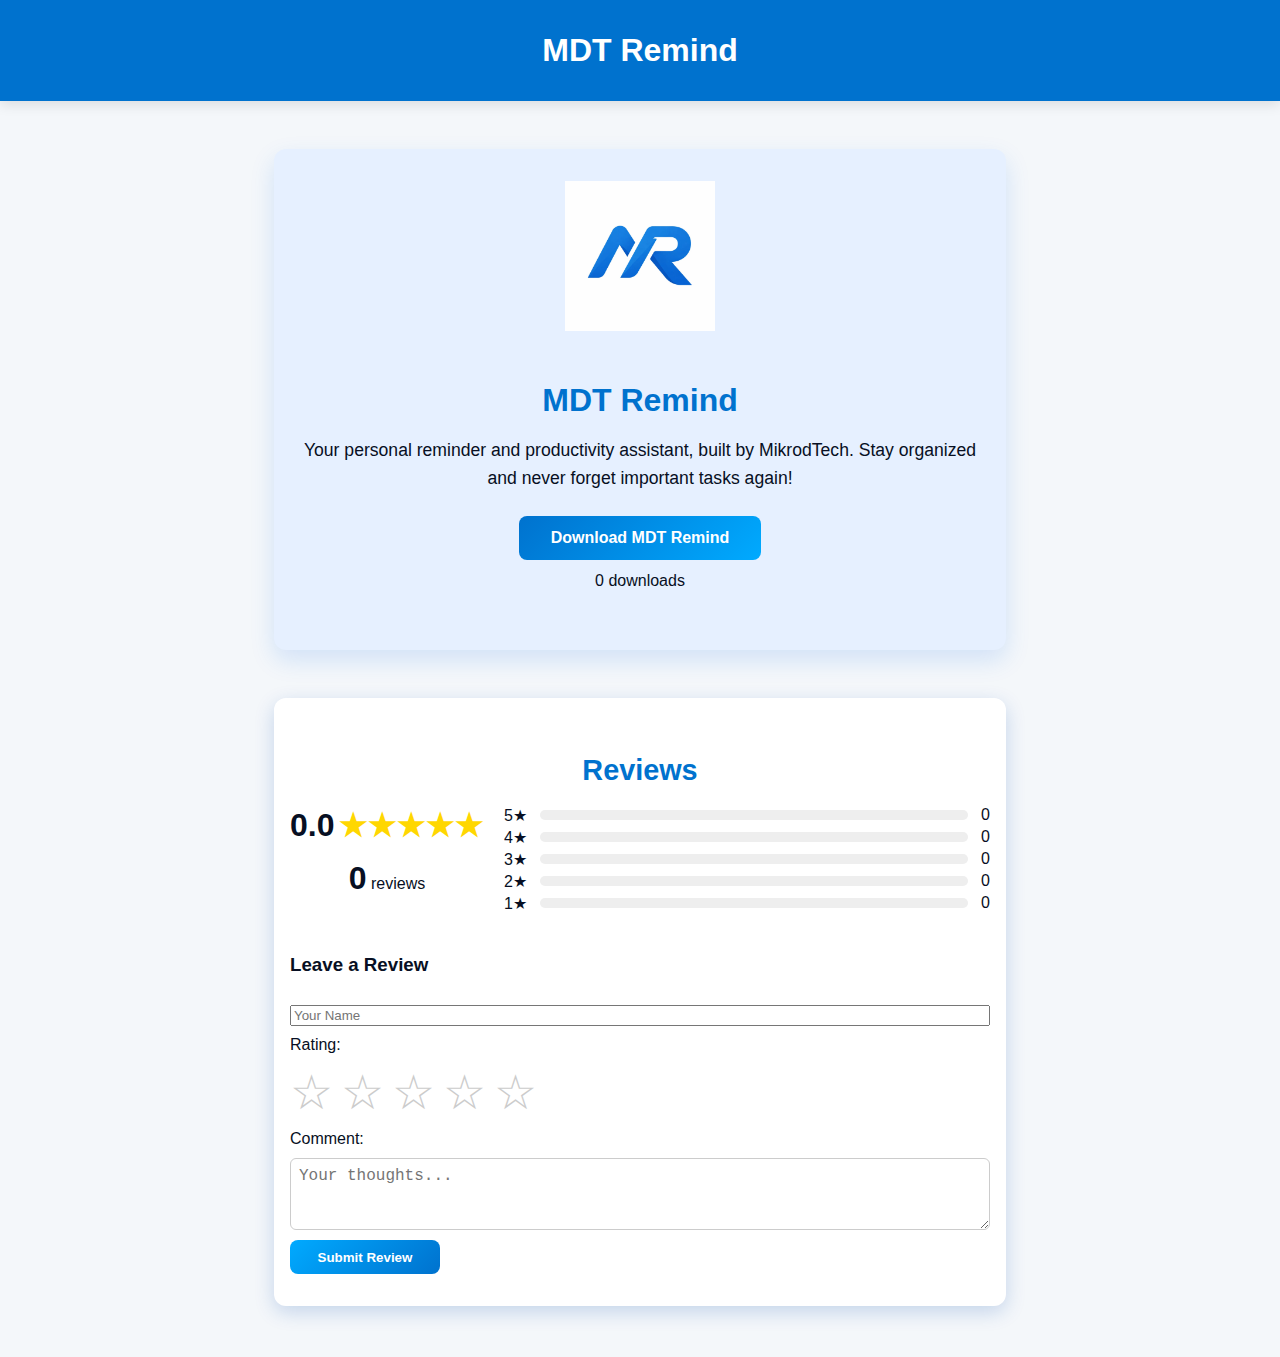
<file: mdt-remind.html>
<!DOCTYPE html>
<html lang="en">
<head>
  <meta charset="UTF-8">
  <meta name="viewport" content="width=device-width, initial-scale=1.0">
  <title>MDT Remind — Download & Reviews</title>
  <link rel="stylesheet" href="mdt-remind.css">
  <style>
    .review { border-bottom: 1px solid #ddd; padding: 10px 0; }
    .review .review-meta { font-size: 0.9em; color: #555; }
    .stars { cursor: pointer; }
    .stars span { font-size: 1.5em; margin-right: 3px; }
    .review-form { margin-top: 20px; }
    .rating-summary { display: flex; gap: 20px; margin-bottom: 20px; }
    .average-rating { text-align: center; }
    .rating-bars .bar-row { display: flex; align-items: center; margin: 3px 0; }
    .rating-bars .bar { flex: 1; background: #eee; margin: 0 5px; height: 10px; position: relative; }
    .rating-bars .bar div { background: gold; height: 100%; width: 0; }
  </style>
</head>
<body>

  <header>
    <h1>MDT Remind</h1>
  </header>

  <section class="app-overview">
    <img src="mdt-remind.png" alt="MDT Remind Logo" class="app-logo">
    <h2>MDT Remind</h2>
    <p>Your personal reminder and productivity assistant, built by MikrodTech. Stay organized and never forget important tasks again!</p>
    <div class="download-container">
      <button id="downloadBtn" class="btn btn-primary">Download MDT Remind</button>
      <p><span id="downloadCount">0</span> downloads</p>
    </div>
  </section>

  <section class="app-reviews">
    <h2>Reviews</h2>

    <!-- Rating summary -->
    <div class="rating-summary">
      <div class="average-rating">
        <span id="avgRating">0.0</span>
        <span class="stars-display">★★★★★</span>
        <p><span id="totalReviews">0</span> reviews</p>
      </div>
      <div class="rating-bars">
        <div class="bar-row"><span>5★</span><div class="bar"><div id="bar5"></div></div><span id="count5">0</span></div>
        <div class="bar-row"><span>4★</span><div class="bar"><div id="bar4"></div></div><span id="count4">0</span></div>
        <div class="bar-row"><span>3★</span><div class="bar"><div id="bar3"></div></div><span id="count3">0</span></div>
        <div class="bar-row"><span>2★</span><div class="bar"><div id="bar2"></div></div><span id="count2">0</span></div>
        <div class="bar-row"><span>1★</span><div class="bar"><div id="bar1"></div></div><span id="count1">0</span></div>
      </div>
    </div>

    <!-- Reviews List -->
    <div id="reviewsList"></div>

    <!-- Add Review Form -->
    <div class="review-form">
      <h3>Leave a Review</h3>
      <input id="reviewName" type="text" maxlength="30" placeholder="Your Name">
      <label>Rating:</label>
      <div id="starRating" class="stars">
        <span data-value="1">☆</span>
        <span data-value="2">☆</span>
        <span data-value="3">☆</span>
        <span data-value="4">☆</span>
        <span data-value="5">☆</span>
      </div>
      <label for="comment">Comment:</label>
      <textarea id="comment" rows="3" placeholder="Your thoughts..."></textarea>
      <button id="submitReview">Submit Review</button>
    </div>
  </section>

  <script>
    const API_URL = 'https://mikrodtech-backend.onrender.com';
    const reviewsList = document.getElementById('reviewsList');
    const submitBtn = document.getElementById('submitReview');
    const nameInput = document.getElementById('reviewName');
    const commentInput = document.getElementById('comment');
    const starSpans = document.querySelectorAll('#starRating span');

    const avgRatingEl = document.getElementById('avgRating');
    const totalReviewsEl = document.getElementById('totalReviews');
    const counts = [null,1,2,3,4,5].map(i => document.getElementById('count'+i));
    const bars = [null,1,2,3,4,5].map(i => document.getElementById('bar'+i));

    let selectedRating = 0;
    let reviews = [];

    // STAR SELECTION
    starSpans.forEach(span => {
      span.addEventListener('click', () => {
        selectedRating = parseInt(span.dataset.value);
        starSpans.forEach(s => s.textContent = s.dataset.value <= selectedRating ? '⭐' : '☆');
      });
    });

    // RELATIVE TIME
    function relativeTime(date) {
      const now = new Date();
      const diff = now - new Date(date);
      const day = 1000*60*60*24;
      if(diff < day) return 'Today';
      if(diff < day*2) return 'Yesterday';
      if(diff < day*30) return Math.floor(diff/day) + ' days ago';
      if(diff < day*365) return Math.floor(diff/day/30) + ' months ago';
      return Math.floor(diff/day/365) + ' years ago';
    }

    // UPDATE RATING SUMMARY
    function updateRatingSummary() {
      const total = reviews.length;
      totalReviewsEl.textContent = total;
      const countsArr = [0,0,0,0,0,0];
      reviews.forEach(r => countsArr[r.rating]++);
      for(let i=1;i<=5;i++){
        counts[i].textContent = countsArr[i];
        bars[i].style.width = total ? (countsArr[i]/total*100)+'%' : '0';
      }
      const avg = total ? (reviews.reduce((sum,r)=>sum+r.rating,0)/total).toFixed(1) : '0.0';
      avgRatingEl.textContent = avg;
    }

    // RENDER REVIEWS
    function renderReviews() {
      reviewsList.innerHTML = '';
      reviews.slice().reverse().forEach((rev) => {
        const div = document.createElement('div');
        div.className = 'review';
        div.innerHTML = `
          <p><strong>${rev.name}</strong> <span class="review-meta">• ${relativeTime(rev.date)}</span></p>
          <p>Rating: <span class="review-rating">${'⭐'.repeat(rev.rating)}</span></p>
          <p>Comment: <span class="review-text">${rev.comment}</span></p>
        `;
        reviewsList.appendChild(div);
      });
      updateRatingSummary();
    }

    // LOAD REVIEWS FROM BACKEND
    async function loadReviews() {
      try {
        const res = await fetch(`${API_URL}/reviews/mdt-remind`);
        const data = await res.json();
        reviews = data; // backend should return [{name,rating,comment,date}, ...]
        renderReviews();
      } catch(e){ console.error('Failed to load reviews', e); }
    }

    // SUBMIT NEW REVIEW
    submitBtn.addEventListener('click', async () => {
      const name = nameInput.value.trim();
      const comment = commentInput.value.trim();
      if(!name || selectedRating === 0 || !comment) return alert('Please fill all fields.');
      try {
        const res = await fetch(`${API_URL}/reviews/mdt-remind`, {
          method:'POST',
          headers:{'Content-Type':'application/json'},
          body: JSON.stringify({ name, rating: selectedRating, comment })
        });
        const newReview = await res.json(); // backend should return saved review
        reviews.push(newReview);
        nameInput.value = '';
        commentInput.value = '';
        selectedRating = 0;
        starSpans.forEach(s => s.textContent='☆');
        renderReviews();
      } catch(e){ console.error('Submit failed', e); }
    });

    loadReviews();
  </script>

</body>
</html>
</file>
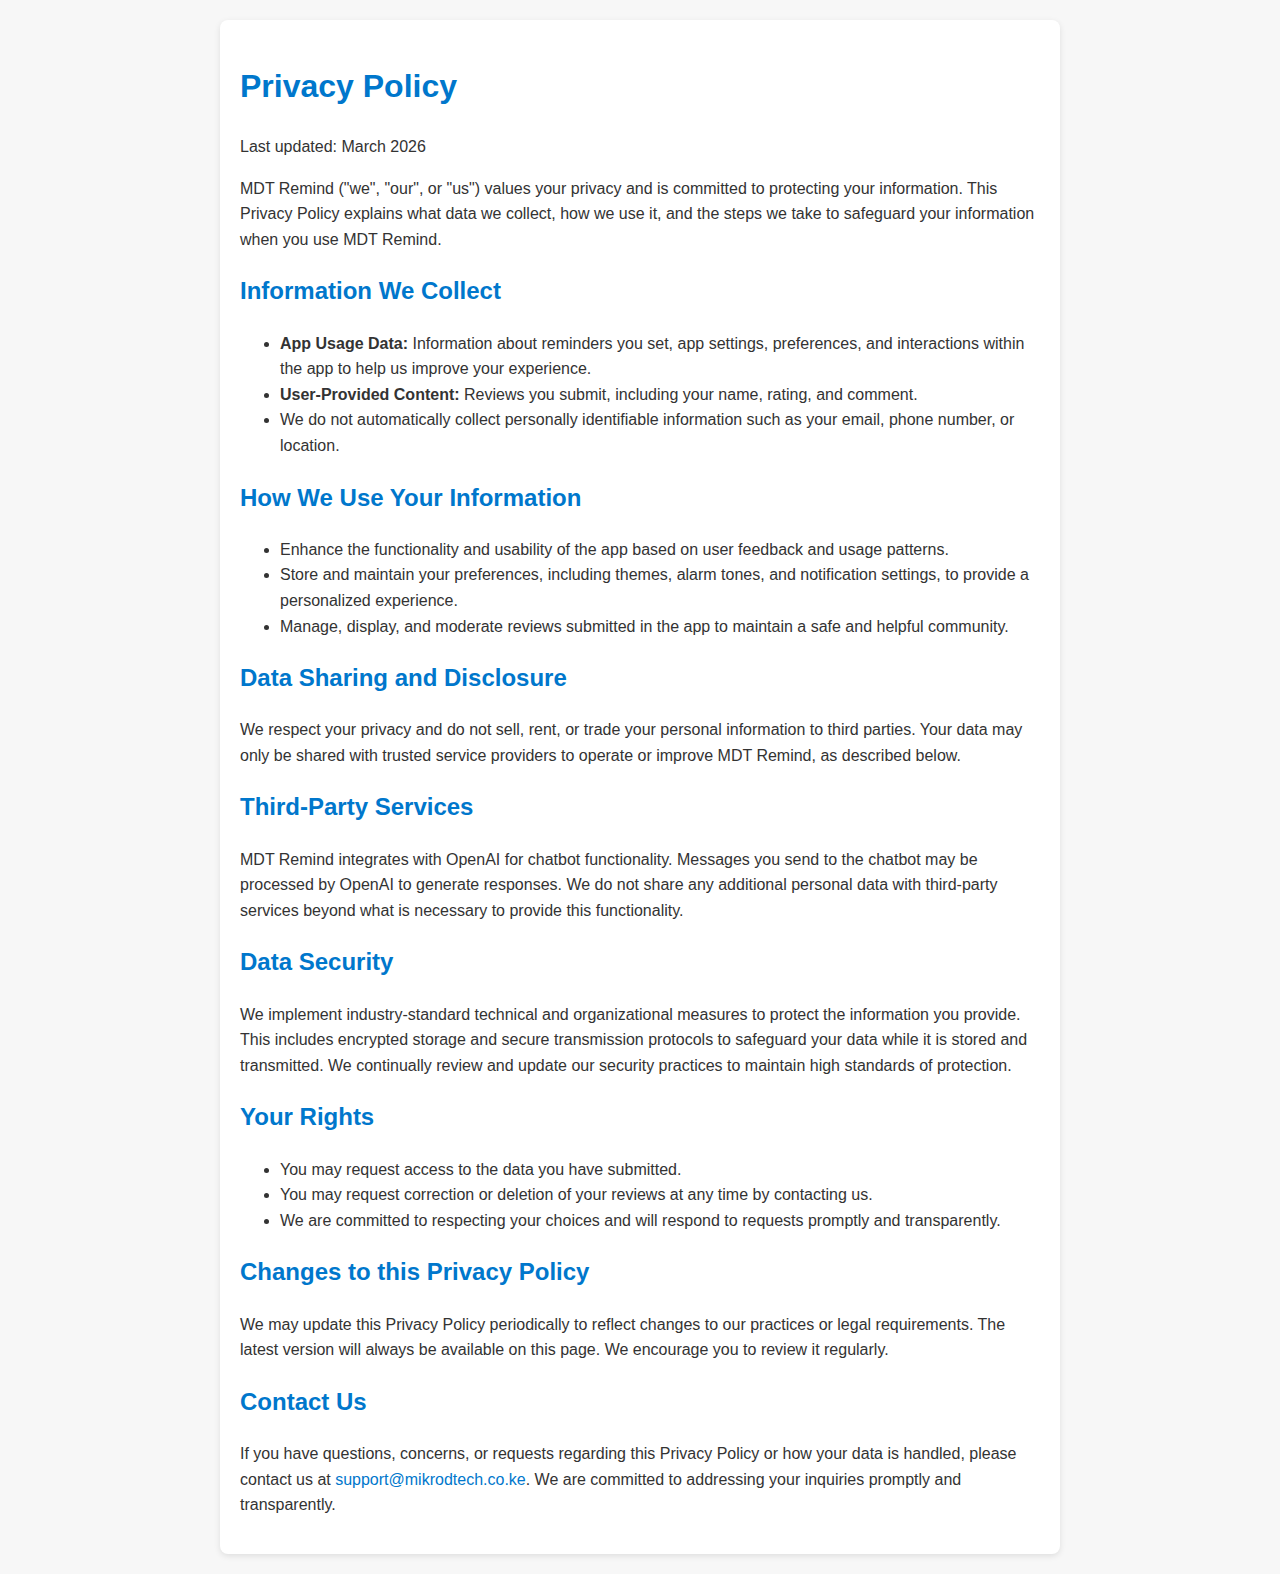
<file: privacy.html>
<!DOCTYPE html>
<html lang="en">
<head>
  <meta charset="UTF-8">
  <meta name="viewport" content="width=device-width, initial-scale=1.0">
  <title>Privacy Policy - MDT Remind</title>
<style>
  html {
    font-size: 16px; /* Base font size */
  }

  body {
    font-family: Arial, sans-serif;
    line-height: 1.6;
    margin: 20px;
    padding: 0;
    background: #f7f7f7;
    color: #333;
    font-size: 1rem; /* 16px by default */
  }

  h1 {
    color: #0077cc;
    font-size: 2rem; /* 32px relative to root */
  }

  h2 {
    color: #0077cc;
    font-size: 1.5rem; /* 24px */
  }

  p, li, a {
    font-size: 1rem; /* 16px */
  }

  a { 
    color: #0077cc; 
    text-decoration: none; 
  }

  a:hover { 
    text-decoration: underline; 
  }

  .container { 
    max-width: 800px; 
    margin: auto; 
    background: #fff; 
    padding: 20px; 
    border-radius: 8px; 
    box-shadow: 0 2px 6px rgba(0,0,0,0.1);
  }

  /* Media query for smaller devices */
  @media (max-width: 600px) {
    html {
      font-size: 14px; /* Smaller base font on phones */
    }

    .container {
      padding: 15px;
      margin: 10px;
    }

    h1 {
      font-size: 1.8rem; /* slightly smaller heading */
    }

    h2 {
      font-size: 1.3rem;
    }
  }
</style>

</head>
<body>
  <div class="container">
    <h1>Privacy Policy</h1>
    <p>Last updated: March 2026</p>
    <p>MDT Remind ("we", "our", or "us") values your privacy and is committed to protecting your information. This Privacy Policy explains what data we collect, how we use it, and the steps we take to safeguard your information when you use MDT Remind.</p>

    <h2>Information We Collect</h2>
    <ul>
      <li><strong>App Usage Data:</strong> Information about reminders you set, app settings, preferences, and interactions within the app to help us improve your experience.</li>
      <li><strong>User-Provided Content:</strong> Reviews you submit, including your name, rating, and comment.</li>
      <li>We do not automatically collect personally identifiable information such as your email, phone number, or location.</li>
    </ul>

    <h2>How We Use Your Information</h2>
    <ul>
      <li>Enhance the functionality and usability of the app based on user feedback and usage patterns.</li>
      <li>Store and maintain your preferences, including themes, alarm tones, and notification settings, to provide a personalized experience.</li>
      <li>Manage, display, and moderate reviews submitted in the app to maintain a safe and helpful community.</li>
    </ul>

    <h2>Data Sharing and Disclosure</h2>
    <p>We respect your privacy and do not sell, rent, or trade your personal information to third parties. Your data may only be shared with trusted service providers to operate or improve MDT Remind, as described below.</p>

    <h2>Third-Party Services</h2>
    <p>MDT Remind integrates with OpenAI for chatbot functionality. Messages you send to the chatbot may be processed by OpenAI to generate responses. We do not share any additional personal data with third-party services beyond what is necessary to provide this functionality.</p>

    <h2>Data Security</h2>
    <p>We implement industry-standard technical and organizational measures to protect the information you provide. This includes encrypted storage and secure transmission protocols to safeguard your data while it is stored and transmitted. We continually review and update our security practices to maintain high standards of protection.</p>

    <h2>Your Rights</h2>
    <ul>
      <li>You may request access to the data you have submitted.</li>
      <li>You may request correction or deletion of your reviews at any time by contacting us.</li>
      <li>We are committed to respecting your choices and will respond to requests promptly and transparently.</li>
    </ul>

    <h2>Changes to this Privacy Policy</h2>
    <p>We may update this Privacy Policy periodically to reflect changes to our practices or legal requirements. The latest version will always be available on this page. We encourage you to review it regularly.</p>

    <h2>Contact Us</h2>
    <p>If you have questions, concerns, or requests regarding this Privacy Policy or how your data is handled, please contact us at <a href="mailto:support@mikrodtech.co.ke">support@mikrodtech.co.ke</a>. We are committed to addressing your inquiries promptly and transparently.</p>
  </div>
</body>
</html>
</file>
<file: mdt-remind.css>
/* ===== Page Styling ===== */
body {
  font-family: "Segoe UI", Tahoma, Geneva, Verdana, sans-serif;
  margin: 0;
  padding: 0;
  background: #f4f7fa;
  color: #070f23;
}

header {
  text-align: center;
  padding: 2rem 1rem;
  background: #0072ce;
  color: white;
  box-shadow: 0 4px 12px rgba(0,0,0,0.1);
}

header h1 {
  margin: 0;
  font-size: 2rem;
}

/* ===== App Overview ===== */
.app-overview {
  text-align: center;
  margin: 3rem auto;
  padding: 2rem 1rem;
  max-width: 700px;
  background: #e6f0ff;
  border-radius: 12px;
  box-shadow: 0 10px 25px rgba(13,108,232,0.15);
}

.app-overview .app-logo {
  width: 150px;
  height: 150px;
  object-fit: contain;
  margin-bottom: 20px;
}

.app-overview h2 {
  font-size: 2rem;
  color: #0072ce;
  margin-bottom: 0.5rem;
}

.app-overview p {
  font-size: 1.1rem;
  line-height: 1.6;
  margin-bottom: 1.5rem;
}

.download-container {
  margin-top: 1rem;
}

.btn {
  padding: 0.8rem 2rem;
  font-size: 1rem;
  font-weight: 600;
  border: none;
  border-radius: 8px;
  cursor: pointer;
  transition: background 0.3s ease, transform 0.2s ease;
}

.btn-primary {
  background: linear-gradient(135deg, #0072ce, #00aaff);
  color: white;
}

.btn-primary:hover {
  transform: translateY(-2px);
  background: linear-gradient(135deg, #0059a5, #00c0ff);
}

.download-container p {
  margin-top: 0.5rem;
  font-size: 1rem;
}

/* ===== Reviews Section ===== */
.app-reviews {
  max-width: 700px;
  margin: 3rem auto;
  padding: 2rem 1rem;
  background: #ffffff;
  border-radius: 12px;
  box-shadow: 0 6px 20px rgba(0,74,173,0.2);
}

.app-reviews h2 {
  text-align: center;
  font-size: 1.8rem;
  margin-bottom: 1rem;
  color: #0072ce;
}

#reviewsList .review {
  border-bottom: 1px solid #eee;
  padding: 0.8rem 0;
}

#reviewsList .review p {
  margin: 0.3rem 0;
}

/* ===== Review Form ===== */
.review-form {
  display: flex;
  flex-direction: column;
  gap: 10px;
  margin-top: 1.5rem;
}

.review-form label {
  font-weight: 500;
}

/* Text area styling */
.review-form textarea {
  padding: 0.5rem;
  border-radius: 6px;
  border: 1px solid #ccc;
  font-size: 1rem;
  resize: vertical;
}

/* ===== Star Rating System ===== */
.stars {
  display: flex;
  gap: 5px;
  font-size: 2rem;
  user-select: none;
}

.stars span {
  cursor: pointer;
  color: #ccc;
  transition: color 0.2s ease, transform 0.1s ease;
}

.stars span:hover {
  color: gold;
  transform: scale(1.1);
}

.stars span.selected {
  color: gold;
}

/* ===== Submit Button ===== */
.review-form button {
  width: 150px;
  align-self: flex-start;
  padding: 0.6rem 1rem;
  border-radius: 8px;
  border: none;
  font-weight: 600;
  cursor: pointer;
  background: linear-gradient(135deg, #00aaff, #0072ce);
  color: white;
  transition: background 0.3s ease, transform 0.2s ease;
}

.review-form button:hover {
  background: linear-gradient(135deg, #0059a5, #00c0ff);
  transform: translateY(-2px);
}

/* ===== Responsive ===== */
@media (max-width: 600px) {

  .app-overview,
  .app-reviews {
    padding: 1.5rem 1rem;
  }

  .app-overview h2 {
    font-size: 1.5rem;
  }

  .app-overview p,
  .download-container p {
    font-size: 1rem;
  }

  .review-form button {
    width: 100%;
  }

}

.rating-summary{
  display:flex;
  gap:30px;
  margin-bottom:20px;
  align-items:center;
}

.average-rating{
  text-align:center;
}

.average-rating span{
  font-size:2rem;
  font-weight:bold;
}

.stars-display{
  color:gold;
}

.rating-bars{
  flex:1;
}

.bar-row{
  display:flex;
  align-items:center;
  gap:8px;
  margin:4px 0;
}

.bar{
  flex:1;
  height:10px;
  background:#eee;
  border-radius:5px;
  overflow:hidden;
}

.bar div{
  height:100%;
  background:#ffc107;
  width:0%;
}

/* Input Group Container */
.input-group {
  position: relative;
  margin-bottom: 20px;
  width: 100%;
}

/* Input Field */
.input-group input {
  width: 100%;
  padding: 12px 10px;
  font-size: 16px;
  border: none;
  border-bottom: 2px solid #ccc;
  outline: none;
  background: transparent;
  transition: border-color 0.3s;
}

/* Focus Effect */
.input-group input:focus {
  border-bottom: 2px solid #4CAF50;
}

/* Floating Label */
.input-group label {
  position: absolute;
  top: 12px;
  left: 10px;
  color: #888;
  font-size: 14px;
  pointer-events: none;
  transition: 0.3s ease;
}

/* Move label up when typing */
.input-group input:focus + label,
.input-group input:valid + label {
  top: -8px;
  left: 8px;
  font-size: 12px;
  color: #4CAF50;
  background: #fff;
  padding: 0 4px;
}

/* Bottom highlight animation */
.input-highlight {
  position: absolute;
  bottom: 0;
  left: 0;
  width: 0;
  height: 2px;
  background: #4CAF50;
  transition: width 0.3s;
}

.input-group input:focus ~ .input-highlight {
  width: 100%;
}

.review {
  background: #fff;
  padding: 12px;
  border-radius: 10px;
  margin-bottom: 12px;
  box-shadow: 0 2px 6px rgba(0,0,0,0.08);
}

.review-header {
  display: flex;
  justify-content: space-between;
  align-items: center;
  margin-bottom: 6px;
}

.review-name {
  font-weight: 600;
  color: #222;
}

.review-date {
  font-size: 12px;
  color: #888;
}

.review-rating {
  color: #FFD700;
  margin-bottom: 6px;
}

.review-comment {
  font-size: 14px;
  color: #444;
}
.review {
  background: #fff;
  padding: 14px;
  border-radius: 12px;
  margin-bottom: 14px;
  box-shadow: 0 3px 10px rgba(0,0,0,0.06);
}

/* Header (name + time) */
.review-header {
  display: flex;
  justify-content: space-between;
  align-items: center;
  margin-bottom: 6px;
}

.review-name {
  font-weight: 600;
  color: #222;
}

.review-date {
  font-size: 12px;
  color: #888;
}

/* Rating */
.review-rating {
  color: #FFD700;
  margin-bottom: 6px;
}

/* Comment */
.review-comment {
  font-size: 14px;
  color: #444;
  line-height: 1.4;
}
</file>
<file: style.css>
/* ============================
   MikrodTech Stylesheet
   Theme: White, Blue, Black only
   ============================ */

/* Base Reset */
.section-title {
  font-size: rem;       /* reduced size */
  font-weight: 400;
  text-align: center;      /* centers the text */
  margin: 0 auto 1.5rem;   /* ensures it's centered in container */
  color: #0077cc;          /* MikrodTech blue */
  display: block;          
}

.section-title::after {
  content: "";
  display: block;
  width: 40px;             /* slightly shorter underline */
  height: 2px;             /* thinner line */
  background: #0077cc;
  margin: 6px auto 0;      /* centers underline */
  border-radius: 1px;
}



* {
    margin: 0;
    padding: 0;
    box-sizing: border-box;
  }
  
body {
  font-family: 'Arial', sans-serif;
  font-size: 19px;   
  line-height: 1.6;  
  color: #222;
}

  img {
    max-width: 100%;
    display: block;
  }
  
  a {
    color: #0066cc;
    text-decoration: none;
  }
  
  a:hover {
    text-decoration: underline;
  }
  
  .container {
    width: 94%;
    max-width: 1400px;
    margin: auto;
  }
  
  /* Header */
  .site-header {
    background: #000000;
    color: #ffffff;
    padding: 0.5rem 0;
  }
  
  .nav-wrap {
    display: flex;
    align-items: center;
    justify-content: space-between;
  }
  
  .brand img {
    height: 40px;
  }
  
  .main-nav {
    display: flex;
  }
  
  .nav-list {
    list-style: none;
    display: flex;
    gap: 1.5rem;
  }
  
  .nav-list a {
    color: #ffffff;
    font-weight: bold;
    transition: color 0.3s ease;
  }
  
  .nav-list a:hover {
    color: #0066cc;
  }
  
  .nav-toggle {
    display: none;
    background: none;
    border: none;
    cursor: pointer;
  }
  

  
  /* Hero */
  .hero {
    background: #0066cc;
    color: #ffffff;
    text-align: center;
    padding: 100px 4rem 2rem;
  }
  
/* Hero Section */
.hero .company-name {
  font-size: 3rem;              /* Professional large but not overwhelming */
  font-weight: 200;             /* Light weight */
  color: #ffffff;
  letter-spacing: 1px;
  text-align: center;
  margin-bottom: 0.8rem;
  line-height: 1.1;
  transition: all 0.3s ease;
}

.hero .tagline {
  font-size: 1.4rem;
  font-weight: 400;
  color: #ffffff;
  text-align: center;
  margin-bottom: 1.5rem;
}

.full-width-lead {
  width: 100vw;         /* full viewport width */
  margin: 0;            /* remove default p margin */
  padding: 0;           /* remove padding */
  text-align: left;     /* align left so it stretches naturally */
  font-size: 1.2rem;    /* adjust as needed */
}
  
  .btn-primary {
    background: #000000;
    color: #0072ce;
    transition: background 0.3s ease;
  }
  
  .btn-primary:hover {
    background: #333333;
  }
  
  /* About */
  .about {
    padding: 3rem 0;
    text-align: center;
  }
  
  .about h2 {
    margin-bottom: 1rem;
    color: #0066cc;
  }
  
  /* Services */
  .services {
    padding: 3rem 0;
  }
  
  
  .service-grid {
    display: grid;
    grid-template-columns: repeat(auto-fit, minmax(250px, 1fr));
    gap: 1.5rem;
  }
  
  .service-card {
    border: 1px solid rgba(0,119,255,0.2);
    padding: 1.5rem;
    border-radius: 8px;
    background: #f9f9f9;
    transition: transform 0.3s ease, box-shadow 0.3s ease;
  }
  
  .service-card:hover {
    transform: translateY(-5px);
    box-shadow: 0 4px 10px rgba(0, 0, 0, 0.1);
  }
  
  .service-card h3 {
    margin-bottom: 0.5rem;
    color: #000000;
  }
  
  /* Contact */
  .contact {
    padding: 3rem 0;
  }
  
  .contact h2 {
    text-align: center;
    margin-bottom: 1rem;
    color: #0066cc;
  }
  
  .contact-form {
    display: grid;
    gap: 1rem;
    max-width: 600px;
    margin: 1rem auto 2rem auto;
  }
  
  .contact-form input,
  .contact-form textarea {
    padding: 0.75rem;
    border: 1px solid #cccccc;
    border-radius: 5px;
    font-size: 1rem;
  }
  
  .contact-form button {
    border: none;
  }
  
  .contact-details {
    text-align: center;
    font-size: 1rem;
  }
  

  /* Responsive */
  @media (max-width: 768px) {
    .main-nav {
      display: none;
      flex-direction: column;
      background: #000000;
      position: absolute;
      top: 60px;
      right: 20px;
      padding: 1rem;
      border-radius: 5px;
    }
  
    .main-nav.active {
      display: flex;
    }
  
    .nav-toggle {
      display: block;
    }
   
    


  }

  .service-detail.hidden {
    display: none;
  }
  
  .service-detail {
    margin-top: 0.5rem;
    padding: 0.75rem;
    border-left: 3px solid #0077cc; /* MikrodTech blue */
    background: #f9f9f9;
    border-radius: 6px;
  }
  .service-toggle {
    background: none;
    border: none;
    font-size: 1rem;
    font-weight: bold;
    color: #0077cc;
    cursor: pointer;
  }
  .service-toggle:hover {
    text-decoration: underline;
  }
  

  .contact-actions {
    margin: 1rem 0;
    text-align: center;
  }
  
  .btn-primary {
    background-color: #0077cc;
    color: #fff;
    padding: 0.75rem 1.5rem;
    border-radius: 6px;
    text-decoration: none;
    font-weight: bold;
  }
  
  .btn-primary:hover {
    background-color: #005fa3;
  }
  
  .btn-secondary {
    background-color: #0077cc; /* MikrodTech blue */
    color: #ffffff;            /* White text */
    padding: 0.75rem 1.5rem;
    border: none;
    border-radius: 6px;
    font-weight: bold;
    cursor: pointer;
    transition: background 0.3s ease;
  }
  
  .btn-secondary:hover {
    background-color: #005fa3; /* Darker blue on hover */
  }
  
  
  .hidden {
    display: none;
  }
  
  .callback-form {
    margin-top: 1rem;
    padding: 1rem;
    background: #f9f9f9;
    border-left: 3px solid #0077cc;
    border-radius: 6px;
  }

  #callbackMessage {
    margin-top: 10px;
    font-weight: bold;
  }
  #callbackMessage.success { color: green; }
  #callbackMessage.error { color: red; }
  

  .testimonials {
  margin: 4rem auto;
  text-align: center;
}


.testimonial-grid {
  display: grid;
  gap: 1.5rem;
  grid-template-columns: repeat(auto-fit, minmax(280px, 1fr));
}

.testimonial-card {
  max-width: 90%;       /* allow card to use most of the container width */
  margin: 0 auto;       /* center each card */
  padding: 1.5rem;
  box-sizing: border-box; /* ensures padding doesn't break width */
  text-align: center;   /* optional, keeps text centered */
  line-height: 1.6;
  font-size: 1.1rem;
}

.testimonial-card:hover {
  transform: translateY(-4px);
}

.testimonial-text {
  font-style: italic;
  margin-bottom: 1rem;
}

.testimonial-author {
  font-weight: bold;
  color: #0077cc; /* MikrodTech theme blue */
}
/* Import Merriweather font */
@import url('https://fonts.googleapis.com/css2?family=Merriweather:ital,wght@0,400;0,700;1,400&display=swap');

.testimonials {
  margin: 4rem auto;
  text-align: center;
  font-family: 'Merriweather', serif; /* New font only for testimonials */
}

.testimonials h2 {
  font-size: 1.5rem;                /* same as Services & Products */
  font-weight: 600;                  /* more bold */
  color: #000000;                    /* black */
  font-family: 'Arial', sans-serif;  /* professional font */
  text-align: center;                /* center heading */
  margin-bottom: 1.5rem;             /* spacing below */
}


.testimonial-slider {
  position: relative;
  overflow: hidden;
  max-width: 700px;
  margin: 0 auto;
}

.testimonial-card {
  display: none;
  background: #f9f9f9;
  padding: 2rem;
  border-radius: 0.75rem;
  box-shadow: 0 4px 8px rgba(0,0,0,0.05);
  font-style: italic;
  transition: opacity 0.5s ease-in-out;
}

.testimonial-card.active {
  display: block;
}

.testimonial-author {
  margin-top: 1rem;
  font-weight: bold;
  color: #0077cc;
  font-style: normal;
}

.testimonial-controls {
  margin-top: 1rem;
}

.testimonial-controls button {
  background: #0077cc;
  border: none;
  color: white;
  font-size: 1.5rem;
  margin: 0 0.5rem;
  padding: 0.5rem 1rem;
  border-radius: 50%;
  cursor: pointer;
  transition: background 0.4s;
}

.testimonial-controls button:hover {
  background: #005fa3;
}


/* --- Service Toggles Styling --- */
.service-toggle {
  background: none;
  border: none;
  font-size: 1.1rem;
  font-weight: 600;
  color: #0072ce; /* theme blue */
  cursor: pointer;
  display: flex;
  align-items: center;
  gap: 8px;
  transition: color 0.3s ease;
}

.service-toggle:hover {
  color: #005fa3;
  text-decoration: underline;
}

.chevron {
  font-size: 0.9rem;
  transition: transform 0.3s ease;
}

.service-toggle.active .chevron {
  transform: rotate(180deg);
}

/* Headings (product/service titles) */
.menu-item .menu-text {
  font-size: 16px;  /* default on laptop/desktop */
  line-height: 1.3; /* keeps wrapped lines readable */
}

/* Description under the headings */
.menu-item .menu-description {
  font-size: 14px;  /* slightly smaller for clarity */
  line-height: 1.4;
  color: #555;      /* optional, makes description lighter */
}

/* Optional: Responsive adjustments for phones */
@media (max-width: 768px) {
  .menu-item .menu-text {
    font-size: 14px;  /* smaller for mobile */
  }

  .menu-item .menu-description {
    font-size: 12px;
  }
}
.service-card {
  display: flex;
  flex-direction: column;
  align-items: flex-start;
  padding: 10px;
  border-bottom: 1px solid #ccc;
}
.service-title {
  font-size: 18px;       /* keep current size */
  font-weight: 500;      /* slightly bold, medium weight */
  color: #0077cc;        /* MikrodTech blue */
  margin-bottom: 8px;
}

.service-card p {
  font-size: 14px;
  line-height: 1.4;
  margin-bottom: 8px;
  color: #555;
}

/* Center the chevron */
.service-toggle {
  background: none;
  border: none;
  cursor: pointer;
  font-size: 18px;
  color: #007bff;
  padding: 5px 0;
  align-self: center;  /* centers within the flex column */
}

.service-toggle .chevron {
  transition: transform 0.3s;
}

.service-toggle.active .chevron {
  transform: rotate(180deg);
}

.service-detail.hidden {
  display: none;
}



.service-card {
  display: flex;
  flex-direction: column;
  align-items: center;   /* centers headline and chevron */
  padding: 15px;
  border-bottom: 1px solid #ccc;
  text-align: center;    /* centers headline + description text */
}


/* Short description */
.service-card p {
  font-size: 16px;       /* back to initial size */
  line-height: 1.5;
  margin-bottom: 10px;
  color: #555;
}

/* Chevron button */
.service-toggle {
  background: none;
  border: none;
  cursor: pointer;
  font-size: 20px;       /* slightly bigger arrow */
  color: #007bff;
  padding: 5px 0;
  align-self: center;    /* centers the chevron */
}

.service-toggle .chevron {
  transition: transform 0.3s;
}

.service-toggle.active .chevron {
  transform: rotate(180deg);
}

/* Hidden details */
.service-detail.hidden {
  display: none;
}

.service-card h3 .service-toggle {
  background: none;
  border: none;
  cursor: pointer;
  font-size: 20px;
  font-weight: 600;
  color: #007bff;    /* headline stays blue */
  text-align: center;
}

.testimonial-text {
  font-family: 'Arial', sans-serif;   /* clean, professional */
  font-size: 1rem;                     /* readable */
  line-height: 1.5;
  color: #333333;                      /* dark gray for easy reading */
  margin-bottom: 0.8rem;
}

.testimonial-author {
  font-family: 'Arial', sans-serif;
  font-size: 0.85rem;        /* smaller than testimonial text */
  font-weight: 600;           /* slightly bold for distinction */
  color: #0077cc;             /* accent color */
  margin-top: 0;
}


/* Slider controls (arrows) */
.testimonial-controls button {
  background: #0077cc;
  border: none;
  color: white;
  font-size: 1rem;       /* smaller than before */
  margin: 0 0.3rem;
  padding: 0.3rem 0.6rem;  /* reduced padding */
  border-radius: 50%;
  cursor: pointer;
  transition: background 0.3s;
}

.testimonial-controls button:hover {
  background: #005fa3;
}

/* Section heading */
.contact h2.section-title {
  font-size: 2rem;           /* same as Services & Testimonials */
  font-weight: 400;             /* slightly bold */
  color: #0077cc;               /* accent color */
  text-align: top;           /* center heading */
  margin-bottom: 1.5rem;
}

/* Intro text centered & professional */
.contact-intro {
  font-size: 0.8rem;              /* consistent with testimonial text */
  font-weight: 300;             /* normal weight */
  text-align: center;           /* center */
  margin-bottom: 1.5rem;
  color: #333333;               /* dark gray for readability */
}

/* Call-to-action buttons */
.contact-actions {
  display: flex;
  justify-content: center;      /* center buttons horizontally */
  gap: 1rem;                    /* space between buttons */
  margin-bottom: 1.5rem;
}

/* Buttons */
.contact-actions .btn {
  font-size: 1rem;              /* same as testimonial text */
  padding: 0.6rem 1.2rem;       /* proportional to text */
}

/* Callback form */
.callback-form {
  max-width: 400px;             /* smaller width for alignment */
  margin: 1rem auto 2rem auto;  /* centered */
  padding: 1rem;
  background: #f9f9f9;
  border-left: 3px solid #0077cc;
  border-radius: 6px;
}

/* Form elements */
.callback-form input,
.callback-form button {
  font-size: 0.95rem;           /* smaller and consistent */
  padding: 0.5rem 0.75rem;
}

.callback-form button {
  width: 100%;                  /* full width button for consistency */
  margin-top: 0.75rem;
}

.contact-email {
  text-align: center;          /* center the text */
  font-size: 1rem;             /* matches intro text */
  font-weight: 400;            /* normal weight */
  color: #333333;              /* professional dark gray */
  margin-top: 1rem;
}

.contact-icons {
  display: flex;
  justify-content: center; /* centers icons horizontally */
  gap: 20px; /* spacing between icons */
  margin-top: 1rem; /* space above the icons */
}

.contact-icons a img {
  width: 32px; /* uniform icon size */
  height: 32px;
  transition: transform 0.3s;
}

.contact-icons a img:hover {
  transform: scale(1.1); /* subtle hover effect */
}

.callback-form {
  margin-top: 1rem;
  padding: 1rem;
  background: #f9f9f9;
  border-left: 3px solid #0077cc;
  border-radius: 6px;
  max-width: 400px;
  margin-left: auto;
  margin-right: auto;
  font-size: 0.95rem; /* slightly smaller font */
}

.callback-form label {
  display: block;
  margin-bottom: 0.25rem;
  font-weight: 500;
  color: #333333;
}

.callback-form input {
  width: 100%;
  padding: 0.5rem;
  margin-bottom: 0.75rem;
  border: 1px solid #cccccc;
  border-radius: 5px;
  font-size: 0.95rem;
}

.callback-form button {
  width: 100%;
  font-size: 1rem;
  padding: 0.6rem 1rem;
}

/* Style for the success/error message inside the callback form */
.callback-message {
  font-size: 0.85rem;       
  color: green;             
  text-align: center;       /* centered below the form */
}

/* Optional: red for error */
.callback-message.error {
  color: red;
}

.callback-message {
  font-size: 0.85rem; 
  text-align: center;
  margin-top: 0.5rem;
}

.callback-message.success {
  color: green;
}

.callback-message.error {
  color: red;
}

.callback-message {
  font-size: 0.85rem; 
  text-align: center;
}

.callback-message.success {
  color: green;
}

.callback-message.error {
  color: red;
}
.name-row {
  display: flex;
  gap: 1rem;
}

.name-row input {
  flex: 1;
}

.error {
  color: red;
  font-size: 0.85rem;
  margin-top: 0.2rem;
  display: block;
}

.success {
  color: green;
  font-size: 0.9rem;
  margin-top: 1rem;
}

.hidden {
  display: none;
}

.callback-message {
  display: block;               /* Makes margin auto work */
  width: fit-content;           /* Message width matches content */      
  font-size: 0.9rem;            /* Slightly smaller text than button */
  text-align: center;            /* Centers the text inside */
}

.callback-message.success {
  color: #28a745;               /* Green for success */
}

.callback-message.error {
  color: #dc3545;               /* Red for errors */
}

.input-error {
  border: 1px solid red;
  color: red;
}

/* Increase size of service descriptions */
.service-card p,
.service-detail p {
  font-size: 1.1rem; 
  line-height: 1.6;   /* makes it less cramped */
  color: #222;        /* slightly darker text for readability */
}

/* Optional: slightly larger titles */
.service-card h3 .service-title {
  font-size: 1.2rem;
  font-weight: 600;
}

/* Navigation */
.nav-list a {
  font-size: 1rem;   /* 16px -> can bump to 17/18px */
  font-weight: 500;
}
/* Hero section */
.hero .company-name {
  font-size: 3.5rem;      /* Main heading */
  font-weight: 400;
  margin-bottom: 1rem;
}

.hero .tagline {
  font-size: 1.5rem;
  font-weight: 350;
  margin-bottom: 1.5rem;
  
}


.hero .lead {
  margin-bottom: 1.4rem;
  margin: 0 auto 2rem auto;  /* center horizontally */
  padding: 0 1rem;
  text-align: center;
  line-height: 1;
  font-size: 1.5rem;         /* slightly smaller for balance */
  font-weight: 300;
  color: #fff;          /* softer white */
}

/* Darker Explore Services button */
.hero .btn-primary {
  background-color: #045bbe;   /* Dark navy */
  border: none;
  color: #fff;
  padding: 0.9rem 2.2rem;
  font-size: 1rem;
  font-weight: 500;
  border-radius: 6px;
  cursor: pointer;
  transition: background-color 0.3s ease, transform 0.2s ease;
  display: inline-block;
  text-decoration: none;
}

.hero .btn-primary:hover {
  background-color: #024eac;   /* even darker on hover */
  transform: translateY(-2px);
}


/* Service cards */
.service-card h3 .service-title {
  font-size: 1.25rem;
}

.service-card p,
.service-detail p {
  font-size: 1.2rem;
  line-height: 1.6;
}



/* Testimonials */
.testimonial-text {
  font-size: 1.1rem;
  line-height: 1.6;
}

.testimonial-author {
  font-size: 1rem;
  font-style: italic;
}

/* Contact form labels & inputs */
.contact-form label {
  font-size: 1rem;
  font-weight: 600;
}

.contact-form input,
.contact-form textarea {
  font-size: 1rem;
  padding: 0.6rem;
}

@media (max-width: 768px) {
  .contact h2.section-title {
    font-size: 1.5rem;
  }
}


@media (max-width: 768px) {
  body {
    font-size: 16px;
  }
  .hero .company-name {
    font-size: 2.3rem;
  }
  .section-title {
    font-size: 1.6rem;
  }
  .service-card h3 .service-title {
  font-size: 1rem;
}

}

/* ===== Global Reset & Base ===== */
* {
  margin: 0;
  padding: 0;
  box-sizing: border-box;
}

html {
  font-size: 18px; /* Increase base scale */
 
}

body {
  font-family: "Segoe UI", Tahoma, Geneva, Verdana, sans-serif;
  font-size: 1.2rem; /* ~21px */
  line-height: 1.8;
  color: #222;
  background-color: #fff;
}

/* ===== Container ===== */
.container {
  width: 95%;
  max-width: 1600px; /* Increased width */
  margin: auto;
}

/* ===== Header ===== */
header {
  padding: 2rem 0;
  text-align: center;
  background: #f5f5f5;
}

header h1 {
  font-size: 3rem;
  font-weight: 900;
}

header p {
  font-size: 1.5rem;
  font-weight: 500;
  color: #555;
}




/* ===== Content Blocks ===== */
p {
  font-size: 1.4rem; /* ~25px */
  line-height: 1.8;
  margin-bottom: 1.5rem;
}

.service-card p,
.service-detail p,
.testimonial-text {
  font-size: 1.4rem;
  line-height: 1.8;
}

.testimonial-author {
  font-size: 1.2rem;
  font-weight: 600;
  margin-top: 0.5rem;
}

/* ===== Buttons ===== */
button,
a.button {
  display: inline-block;
  font-size: 1.2rem;
  font-weight: 600;
  padding: 1rem 2rem;
  border-radius: 8px;
  background: #0077b6;
  color: white;
  text-decoration: none;
  transition: background 0.3s ease;
}

button:hover,
a.button:hover {
  background: #005f87;
}



/* ===== Responsive Design ===== */
@media (max-width: 768px) {
  html { font-size: 16px; } /* Normal on small screens */

  .hero .company-name { font-size: 2.8rem; }
  .hero .tagline { font-size: 1.6rem; }
  .hero .lead { font-size: 1.2rem; }

  .section-title { font-size: 1.4rem; }
}

/* ===== Global Reset & Base ===== */
* {
  margin: 0;
  padding: 0;
  box-sizing: border-box;
}

html {
  font-size: 18px; /* Base size */
  scroll-behavior: smooth;
}

body {
  font-family: "Segoe UI", Tahoma, Geneva, Verdana, sans-serif;
  font-size: 1.2rem; /* ~21px */
  line-height: 1.8;
  color: #222;
  background-color: #fff;
}

/* ===== Container ===== */
.container {
  width: 95%;
  max-width: 1600px; /* Wider content */
  margin: auto;
}

/* ===== Header ===== */
header {
  padding: 2rem 0;
  background: #f5f5f5;
  display: flex;
  align-items: center;
  justify-content: space-between;
  flex-wrap: wrap;
}

header .logo img {
  height: 80px; /* Bigger logo */
  width: auto;
}

header nav ul {
  list-style: none;
  display: flex;
  gap: 2rem;
}

header nav ul li a {
  text-decoration: none;
  font-size: 1.3rem; /* Bigger menu items */
  font-weight: 600;
  color: #222;
  transition: color 0.3s ease;
}

header nav ul li a:hover {
  color: #0077b6;
}


/* ===== Section Titles ===== */
.section-title,
.about h2,
.services h2,
.testimonials h2,
.contact h2 {
  font-size: 2rem;
  font-weight: 500;
  text-align: center;
  margin: 3rem 0 2rem;
  color: #111;
}

/* ===== Services ===== */
.service-card {
  padding: 2rem;
  border-radius: 10px;
  box-shadow: 0 4px 10px rgba(0, 0, 0, 0.05);
}

.service-card p {
  font-size: 1.4rem;
  line-height: 1.8;
}

/* ===== Testimonials ===== */
.testimonial {
  padding: 2.5rem;
  margin-bottom: 2rem;
  border-left: 6px solid #0077b6;
  background: #f9f9f9;
  border-radius: 8px;
}

.testimonial-text {
  font-size: 1.4rem;
  line-height: 1.8;
}

.testimonial-author {
  font-size: 1.3rem;
  font-weight: 600;
  margin-top: 1rem;
  color: #444;
}

/* ===== Contact Section ===== */
.contact form {
  max-width: 800px;
  margin: 2rem auto;
  display: flex;
  flex-direction: column;
  gap: 1.2rem;
}

.contact label {
  font-size: 1.3rem;
  font-weight: 600;
}

.contact input,
.contact textarea {
  padding: 1rem;
  font-size: 1.2rem;
  border: 2px solid #ccc;
  border-radius: 6px;
  transition: border 0.3s ease;
}

.contact input:focus,
.contact textarea:focus {
  border-color: #0077b6;
  outline: none;
}

/* ===== Buttons ===== */
button,
a.button {
  display: inline-block;
  font-size: 1.3rem;
  font-weight: 600;
  padding: 1.2rem 2.4rem;
  border-radius: 8px;
  background: #0077b6;
  color: white;
  text-decoration: none;
  transition: background 0.3s ease;
}

button:hover,
a.button:hover {
  background: #005f87;
}

/* ===== Header ===== */
header {
  padding: 2rem 0;
  background: #0072ce; /* MikrodTech brand blue */
  display: flex;
  align-items: center;
  justify-content: space-between;
  flex-wrap: wrap;
}

/* ===== Contact Section ===== */
.contact {
  padding: 5rem 2rem;
  background: #f9f9f9;
}

.contact-intro {
  font-size: 1.5rem;
  margin-bottom: 2rem;
  text-align: center;
  line-height: 1.8;
}

.contact-form,
.callback-form {
  max-width: 900px;
  margin: 2rem auto;
  display: flex;
  flex-direction: column;
  gap: 1.8rem;
  font-size: 1.3rem;
}

/* Labels */
.contact-form label {
  font-size: 1.3rem;
  font-weight: 600;
  margin-bottom: 0.5rem;
}

/* Inputs & Textareas */
.contact-form input,
.contact-form textarea,
.callback-form input {
  width: 100%;
  padding: 1.2rem;
  font-size: 1.2rem;
  border: 2px solid #ccc;
  border-radius: 8px;
  transition: border 0.2s ease, box-shadow 0.2s ease;
}

.contact-form input:focus,
.contact-form textarea:focus,
.callback-form input:focus {
  border-color: #0072ce;
  box-shadow: 0 0 4px rgba(0, 114, 206, 0.4);
  outline: none;
}

/* Buttons */
.contact-form button,
.callback-form button,
.contact-actions .btn {
  font-size: 1.2rem;
  font-weight: 500;
  padding: 0.6rem 2.2rem;
  border-radius: 8px;
  background: #0072ce;
  color: white;
  border: none;
  cursor: pointer;
  transition: background 0.3s ease;
}

.contact-form button:hover,
.callback-form button:hover,
.contact-actions .btn:hover {
  background: #005fa3;
}

/* Contact icons */
.contact-icons {
  margin-top: 3rem;
  display: flex;
  justify-content: center;
  gap: 2rem;
}

.contact-icons img {
  width: 40px;
  height: 40px;
  transition: transform 0.3s ease;
}

.contact-icons img:hover {
  transform: scale(1.15);
}

/* Contact feedback & error messages */
.contact-feedback,
.error,
.input-error-message {
  font-size: 1.1rem;
  color: red;
}

/* Prefer email text */
.contact-email {
  text-align: center;
  font-size: 1.4rem;     
  font-weight: 500;
  color: #333333;
  margin-top: 2rem;
}

/* Callback form (hidden by default) */
.callback-form {
  display: none;         
  max-width: 900px;
  margin: 2rem auto;
  padding: 1.5rem;
  background: #f9f9f9;
  border-left: 4px solid #0072ce;
  border-radius: 8px;
  font-size: 1.2rem;
}

/* Contact icons at bottom */
.contact-icons a img {
  width: 48px;      
  height: 48px;     
  transition: transform 0.3s;
}

.contact-icons a img:hover {
  transform: scale(1.15); 
}

/* ===== Header Styles for your current HTML ===== */
.site-header {
  background: #000000;           
  padding: 1rem 2rem;          
}


.site-header .nav-wrap {
  display: flex;
  align-items: center;        
  justify-content: space-between; 
  flex-wrap: wrap;
  padding: 20px 40px;        
}

/* Logo */
.site-header .brand img {
  height: 50px;                 /* balanced logo size */
  width: auto;
  transition: height 0.3s ease;
}

/* Navigation menu */
.site-header .main-nav .nav-list {
  list-style: none;
  display: flex;
  gap: 2rem;                     /* spacing between menu items */
  margin: 0;
  padding: 0;
}

.site-header .main-nav .nav-list li a {
  font-size: 1.2rem;             
  font-weight: 600;
  color: #ffffff;              
  transition: color 0.3s ease;
}

.site-header .main-nav .nav-list li a:hover {
  color: #0072ce;               
}

/* Hamburger menu (mobile) */
.site-header .nav-toggle {
  display: none;               
  background: none;
  border: none;
  cursor: pointer;
}

/* Base hamburger line (middle line) */
.site-header .hamburger {
  position: relative;
  display: block;
  width: 25px;
  height: 1.5px;
  background: #ffffff;
  transition: 0.3s;
}

/* Top and bottom lines */
.site-header .hamburger::before,
.site-header .hamburger::after {
  content: "";
  position: absolute;
  left: 0;
  width: 25px;
  height: 1.5px;
  background: #ffffff;
  transition: 0.3s;
}

/* Top line */
.site-header .hamburger::before {
  top: -7px;
}

/* Bottom line */
.site-header .hamburger::after {
  top: 7px;
}


/* ===== Responsive ===== */
@media (max-width: 768px) {
  .site-header .nav-wrap {
    flex-direction: row;
    text-align: center;
  }

  .site-header .brand img {
    height: 30px;                 
  }

  .site-header .main-nav .nav-list {
    flex-direction: column;
    gap: 1rem;
  }

  .site-header .main-nav .nav-list li a {
    font-size: 1rem;             
  }

  .site-header .nav-toggle {
    display: block;
  }
 
}
/* ===== Testimonials Slider Fix ===== */
.testimonials {
  position: relative;
}

.testimonial-slider {
  position: relative;
  overflow: hidden;
}

.testimonial-card {
  max-width: 90%;       
  margin: 0 auto;      
  padding: 1.5rem;
  box-sizing: border-box; 
  text-align: center; 
  line-height: 1.6;
  font-size: 1.1rem;
}

.testimonial-card.active {
  display: block;        
}


.testimonial-dots .dot {
  height: 8px;
  width: 8px;
  background-color: #bbb;
  border-radius: 50%;
  display: inline-block;
  cursor: pointer;
  transition: background-color 0.3s ease;
}

.testimonial-dots .dot.active {
  background-color: #0072ce;  /* MikrodTech blue */
}

.testimonial-dots {
  display: flex;
  justify-content: center;
  gap: 0.5rem;
  margin-top: 1rem;
}

.testimonial-controls {
  display: flex;
  justify-content: center; /* center buttons */
  gap: 3rem;               /* space between prev/next */
  margin-top: 1rem;      /* space between dots and buttons */
}

.testimonial-controls button {
  background: rgba(0,0,0,0.6);
  border: none;
  color: #fff;
  font-size: 1rem;
  padding: 0.5rem 1rem; /* can adjust size here */
  cursor: pointer;
  border-radius: 50%;
  transition: background 0.3s ease;
  margin-bottom: 2rem;
}

.testimonial-controls button:hover {
  background: #0072ce;
}

.testimonials {
  max-width: 1200px;   /* expand container width */
  margin: 0 auto;       /* center horizontally */
  padding: 0 1rem;      /* optional side padding */
}
.testimonial-card {
  max-width: 800px;   /* optional: keeps readability on huge screens */
}


@media (max-width: 768px) {
  .testimonial-card {
    max-width: 95%;  /* smaller screens use almost full width */
    font-size: 1rem; /* reduce font slightly */
  }
}

/* Expand the main testimonial container */
.testimonials {
  width: 100%;          /* full width of viewport */
  max-width: 1200px;    /* optional: keeps it from being too wide on huge screens */
  margin: 0 auto;
  padding: 0 2rem;      /* optional side padding */
}

/* Expand the slider inside testimonials */
.testimonial-slider {
  width: 100%;          /* make slider full width */
  max-width: 1000px;    /* optional: limit if needed */
  margin: 0 auto;
}

/* Make individual testimonial cards use full width */
.testimonial-card {
  width: 100%;           /* fill slider width */
  max-width: 1000px;     /* optional max-width for readability */
  margin: 0 auto;
  padding: 2rem 2rem;    /* enough padding so text doesn’t touch edges */
  box-sizing: border-box;
  white-space: normal;   /* allow normal line wrapping */
}

/* Optional: increase text size */
.testimonial-text {
  font-size: 1.3rem;
  line-height: 1.8;
}

html {
  font-size: 16px; /* base size for mobile */
}

body {
  font-size: 1rem; /* scalable */
  line-height: 1.6;
}
.container {
  width: 95%;
  max-width: 1600px; /* on phone, this is still too big */
  margin: auto;
}
@media (max-width: 768px) {
  .container {
    max-width: 100%;  /* fill the screen */
    padding: 0 1rem;  /* add some side spacing */
  }
}
@media (max-width: 768px) {
  .hero .company-name {
    font-size: 2.2rem;  /* smaller for phone */
  }
  
  .hero .tagline,
  .hero .lead {
    font-size: 1.2rem;
  }

  .section-title {
    font-size: 1.4rem;
  }

  .service-card p,
  .service-detail p,
  .testimonial-text {
    font-size: 1rem;   /* more readable on mobile */
  }

  .contact-intro {
    font-size: 1rem;
    line-height: 1.5;
  }

  .contact-form input,
  .contact-form textarea,
  .callback-form input {
    font-size: 1rem;
    padding: 0.8rem;
  }

  button, a.button {
    font-size: 1rem;
    padding: 0.8rem 1.6rem;
  }
}
@media (max-width: 768px) {
  .service-grid {
    grid-template-columns: 1fr; /* single column on mobile */
    gap: 1rem;
    max-width: 94%;
    margin: 2rem auto;
  }

  .testimonial-grid {
    grid-template-columns: 1fr;
  }

  .name-row {
    flex-direction: column; /* stack inputs */
    gap: 0.5rem;
  }

  .contact-actions {
    flex-direction: column; 
    gap: 0.8rem;
    max-width: 80%;
    margin: auto;
  }
  
}
@media (max-width: 768px) {
  .contact-icons img {
    width: 36px;
    height: 36px;
  }

  .hero img {
    max-width: 100%; 
    height: auto;
  }
}
.hero .company-name {
  font-size: clamp(2rem, 5vw, 3.5rem); /* min 2rem, max 3.5rem, scales with viewport */
}

.service-card p {
  font-size: clamp(1rem, 3vw, 1.4rem);
}

.contact-container {
  max-width: 500px;  /* Limits the width on larger screens */
  margin: 0 auto;    /* Centers the container */
  padding: 0 15px;   /* Adds space from the edges on small screens */
  box-sizing: border-box;
}

.contact-form input,
.contact-form textarea,
.contact-form button {
  width: 100%;       /* Inputs fill container but not full screen */
  box-sizing: border-box;
}
@media (max-width: 600px) {
  .contact-form label {
    font-size: 14px;
  }

  .contact-form input,
  .contact-form textarea {
    font-size: 14px;
    padding: 10px;
  }

  .contact-container {
    max-width: 88%;
  }

  .btn {
    padding: 10px 15px;
  }
}

.contact-icons {
  display: flex;
  justify-content: center;   /* Center the icons */
  gap: 15px;                 /* Space between icons */
  margin-top: 20px;
  flex-wrap: wrap;           /* Wrap if screen is too small */
}

.contact-icons a img {
  width: 40px;               /* Base size for desktop */
  height: 40px;
  transition: transform 0.2s;
}

.contact-icons a img:hover {
  transform: scale(1.1);     /* Slight enlarge on hover */
}

/* Smaller screens */
@media (max-width: 600px) {
  .contact-icons a img {
    width: 30px;             /* Smaller size on phones */
    height: 30px;
  }
}



.contact-emails-small {
  text-align: center;            /* centers the text inside */
  margin: 1rem auto 2rem auto;   /* auto left/right to center the block */
  padding: 1rem 1.2rem;
  background-color: #f9f9f9;
  border-radius: 6px;
  display: inline-block;         /* shrink to content width but still center via margin auto */
}

.contact-emails-small h1 {
  font-size: 20px;
  margin-bottom: 0.5rem;
  color: #0072ce;
}

.contact-emails-small p {
  font-size: 18px;
  margin: 0.3rem 0;
  color: #333;
}

/* Mobile adjustments */
@media (max-width: 768px) {
  .contact-emails-small {
    padding: 0.8rem 1rem;
    font-size: 1rem;
    font-weight: 400;
  }

  .contact-emails-small h1 {
    font-size: 1.1rem;
    font-weight: 400;
  }

  .contact-emails-small p {
    font-size: 0.8rem;
  }
    .contact-form .btn-secondary {
      font-size: 0.9rem;
      padding: 12px 12px;
    }
}


.contact-emails-small {
  display: block;          /* ensure it's treated as a block */
  text-align: center;      /* center the text inside */
  width: fit-content;      /* shrink-wrap to content */
  margin: 1rem auto 2rem;  /* top auto bottom spacing, auto centers horizontally */
  padding: 1rem 1.2rem;    /* optional padding */
  background-color: #f9f9f9; /* optional light background */
  border-radius: 6px;
}
.site-footer {
  width: 100%;
  text-align: center;
  margin-top: 20px;
  padding: 10px 10px;   /* slightly smaller padding */
  background-color: #000;
  color: #fff;
  font-size: 10px;      /* adjust font size for default */
  line-height: 1rem;     /* keeps text spacing balanced */
}

/* Responsive adjustments for smaller screens */
@media (max-width: 480px) {
  .site-footer  {
    padding: 5px 5px;    
    margin-top: 20px;
  }
  .site-footer p{
     font-size: 0.9rem; 
  }
}
.site-header {
  position: fixed;
  top: 0;
  left: 0;
  width: 100%;
  background-color: #111;
  color: #fff;
  font-size: 24px;
  line-height: 1.2;
  box-shadow: 0 2px 10px rgba(0, 0, 0, 0.2);
  z-index: 999;
  padding: 0;
}

/* Responsive adjustments for smaller screens */
@media (max-width: 480px) {
  .site-header {
    padding: -10px 5px;   
    font-size: 18px;   
    max-height: 60px;   
  }
}



@media (max-width: 480px) {
  .site-header img {
    max-width: 120px; 
    max-height: 30px;   
  }
}

@media (max-width: 768px) {
  /* Paragraphs shrink on smaller screens */
  .about p,
  .service-card p,
  .service-detail p {
    font-size: 1rem;
    line-height: 1.6;
  }
 
  /* Section headers shrink */
  .about h2,
  .services h2,
  .testimonials h2,
  .contact h2 {
    font-size: 1.3rem;
  }
}

@media (max-width: 480px) {
  .about p,
  .service-card p,
  .service-detail p {
    font-size: 0.9rem;
  }

  .about h2,
  .services h2,
  .testimonials h2,
  .contact h2 {
    font-size: 1rem;
  }
}
@media (max-width: 768px) {
  .testimonial-author {
    font-size: 1rem;   /* adjust for tablets */
  }
}

@media (max-width: 480px) {
  .testimonial-author {
    font-size: 0.9rem; /* smaller for small phones */
  }
}

/* General error message style */
.error {
  color: #dc2626;       /* red text */
  font-weight: normal;  /* not bold */
  font-size: clamp(0.85rem, 2.5vw, 1rem); /* scales with screen */
  line-height: 1.4;
}

/* Only target the callback form message */
#callbackMessage.error {
  text-align: left;     /* or center if you prefer */
  margin-top: 0.5rem;
}

/* ===== Knowledge Hub Section ===== */
.knowledge {
  padding: 1rem;
  background: #f8f9fa;
  text-align: center;
  color: #222; /* consistent font color for the section */
}

.knowledge-grid {
  display: grid;
  grid-template-columns: repeat(auto-fit, minmax(260px, 1fr));
  gap: 20px;
  margin-top: 30px;
}

.knowledge-card {
  background: #fff;
  border-radius: 10px;
  box-shadow: 0 2px 10px rgba(0,0,0,0.05);
  padding: 20px;
  transition: transform 0.2s ease, box-shadow 0.2s ease;
}

.knowledge-card:hover {
  transform: translateY(-5px);
  box-shadow: 0 4px 15px rgba(0,0,0,0.1);
}

.knowledge-card img {
  width: 100%;
  border-radius: 8px;
  height: 150px;
  object-fit: cover;
}

.knowledge-card h3 {
  margin-top: 10px;
  margin-bottom: 10px;
  font-weight: 500;
  color: #045dbb;
  font-size: 1.1rem; /* keep large on desktop */
}

.read-more {
  color: #007BFF;
  text-decoration: none;
  font-weight: 600;
  display: inline-block;
  margin-top: 8px;
}

.read-more:hover {
  text-decoration: underline;
}

.center-btn {
  margin-top: 30px;
}
.center-btn a {
 font-size: 1rem;
}

.section-intro {
  max-width: 700px;
  margin: 0 auto;
  color: #444;
  line-height: 1.6;
  font-size: 1.4rem;
  
}

/* ===== Responsive Adjustments ===== */
@media (max-width: 480px) {
  .knowledge {
    padding: 15px 15px;
  }

  .knowledge-card {
    padding: 15px;
  }

  .knowledge-card h3 {
    font-size: 1rem; /* slightly smaller on phones */
  }

  .knowledge-card p {
    font-size: 1rem;
  }

  .section-intro {
    font-size: 1rem;
  }
  .center-btn .btn{
    font-size: 0.8rem;
  }
}

/* ===== Free Tools & Resources Section ===== */
.tools {
  padding: 60px 20px;
  background: #fff; /* White background */
  color: #333;
  text-align: center;
}

.tools .section-title {
  color: #101010;
  font-weight: 450;
}

.tools .section-intro {
  color: #262626;
  max-width: 650px;
  margin: 10px auto 30px;
  font-size: 1.4rem;
  line-height: 1.6;
}

.tools-grid {
  display: grid;
  grid-template-columns: repeat(auto-fit, minmax(260px, 1fr));
  gap: 25px;
  margin-top: 30px;
}

.tool-card {
  background: #f8f9fa; /* Light gray card background */
  border-radius: 12px;
  box-shadow: 0 3px 10px rgba(0, 0, 0, 0.06);
  padding: 25px;
  transition: transform 0.3s ease, box-shadow 0.3s ease;
}

.tool-card:hover {
  transform: translateY(-6px);
  box-shadow: 0 6px 20px rgba(0, 0, 0, 0.1);
}

.tool-card img {
  width: 100%;
  height: 140px;
  object-fit: cover;
  border-radius: 8px;
}

.tool-card h3 {
  color: #045dbb;
  margin-top: 15px;
  font-size: 1.1rem;
  font-weight: 500;
}

.tool-card p {
  color: #333232;
  font-size: 1.3rem;
  margin: 10px 0 20px;
  line-height: 1.5;
}

.tools .btn {
  background-color: #007bff;
  color: #fff;
  border: none;
  padding: 8px 18px;
  border-radius: 6px;
  transition: background 0.3s ease;
  display: inline-block;
  margin-top: 8px;
}

.tools .btn:hover {
  background-color: #0056b3;
}

/* Responsive font adjustments for small screens */
@media (max-width: 480px) {

  .tools p,
  .tool-card p {
    font-size: 1rem;
  }
  .tools .section-intro {
    font-size: 1rem;
  }
  .tools {
    padding: 40px 15px;
  }
}



/* === Chatbot Button === */
#chatbot-btn, .chatbot-btn {
  position: fixed;
  bottom: 300px; /* slightly above bottom for easier access */
  right: 25px;
  background: linear-gradient(135deg, #007bff, #004aad);
  color: white;
  border: none;
  border-radius: 50%;
  width: 60px;
  height: 60px;
  font-size: 26px;
  cursor: pointer;
  box-shadow: 0 6px 20px rgba(0, 0, 0, 0.25);
  transition: all 0.25s ease;
  z-index: 10000;

  touch-action: none; /* ADD THIS for proper mobile dragging */
}


#chatbot-btn {
  display: flex;
  align-items: center;
  justify-content: center;
  gap: 6px; /* space between icon and text */
  padding: 0 12px;
  border-radius: 30px; /* slightly pill-shaped */
  width: auto; 
  height: 60px;
  font-size: 22px;
  transition: all 0.3s ease;
}

.send-btn {
  cursor: pointer;
  user-select: none;
  -webkit-user-select: none;
  outline: none;
}


#chatbot-btn .chat-label {
  font-size: 16px;
  font-weight: 600;
  color: white;
  opacity: 0.9;
}

#chatbot-btn:hover {
  transform: scale(1.1);
}


#chatbot-btn:hover, .chatbot-btn:hover {
  transform: scale(1.1);
}

/* === Chatbot Box === */
#chatbot-box, .chatbot-box {
  position: fixed;
  bottom: 300px;         /* just above the button */
  right: 25px;           /* aligned with button horizontally */
  width: 700px;
  height: 800px;
  background: rgba(79, 126, 227, 0.75); 
  backdrop-filter: blur(10px);       
  border-radius: 15px;
  box-shadow: 1px 5px 25px rgba(36, 24, 206, 0.25);
  display: none;
  flex-direction: column;
  z-index: 1000;
  overflow: hidden;
  font-family: 'Poppins', sans-serif;
}



/* header */
.chatbot-header {
  display: flex;
  justify-content: space-between; 
  align-items: center;            
  width: 100%;
  padding: 0 10px;
  background: rgba(1, 25, 65, 0.9);
  color: white;
  box-sizing: border-box;
  font-size: 1.2rem;
}

.chatbot-header h4 {
  margin: 0;
  font-weight: 500;

}

.chatbot-header .close-btn {
  font-size: 1.5rem;
  line-height: 1;
  border: none;
  background: none;
  color: white;
  cursor: pointer;
  flex-shrink: 0; 
  position: static; 

}


#close-chat, .close-btn {
  background: transparent;
  border: none;
  color: white;
  font-size: 30px;
  cursor: pointer;
}

#chatbot-messages, .chatbot-messages {
  flex: 1;
  display: flex;
  flex-direction: column;
  padding: 14px;
  overflow-y: auto;      
  scroll-behavior: smooth;
  gap: 10px;
  background: transparent;
  min-height: 0;        
}

/* Inner wrapper to push messages to bottom */
#chatbot-messages-inner {
  display: flex;
  flex-direction: column;
  margin-top: auto; 
  gap: 10px;
}


.message {
  max-width: 80%;
  padding: 10px 14px;
  border-radius: 12px;
  font-size: 19px;
  line-height: 1.4;
  word-wrap: break-word;
  white-space: pre-wrap 
}

/* User Message */
.message.user {
  background: #051fc7; 
  color: #fff;
  align-self: flex-end;
  border-bottom-right-radius: 2px;
}

/* Bot Message */
.message.bot {
  background: #e9ecef; 
  color: #333;
  align-self: flex-start;
  border-bottom-left-radius: 2px;
}

/* === Input Section === */
#chatbot-input, .chatbot-input {
  display: flex;
  border-top: 2px solid #1644da;
  background: rgba(4, 34, 86, 0.9); 
}

#user-input, .chatbot-input input {
  flex: 1;
  padding: 12px;
  border: none;
  outline: none;
  font-size: 24px;
  color: white;
  background: transparent;
}

#send-btn, .chatbot-input button {
  background: rgba(4, 56, 215, 0.9);
  color: white;
  border: none;
  padding: 12px 18px;
  cursor: pointer;
  font-size: 16px;
  font-weight: 600;
}

/* === Typing Dots Animation === */
.typing-dots {
  display: inline-flex;
  align-items: center;   
  gap: 4px;              
  line-height: 1;        
}

.typing-dots span {
  width: 6px;
  height: 6px;
  background-color: #060947;
  border-radius: 50%;
  animation: blink 1.4s infinite;
}

.typing-dots span:nth-child(2) {
  animation-delay: 0.2s;
}

.typing-dots span:nth-child(3) {
  animation-delay: 0.4s;
}

@keyframes blink {
  0%, 80%, 100% { opacity: 0.3; }
  40% { opacity: 1; }
}

/* === Responsive Design === */
@media (max-width: 480px) {
  #chatbot-box, .chatbot-box {
    width: 92%;
    height: 80%;
    position: fixed;
    left: 50%;
    bottom: 80px;
    top: auto;
    transform: translateX(-50%); 
    right: auto; 
  }

  #chatbot-btn, .chatbot-btn {
    width: 40px;
    height: 40px;
    font-size: 12px;
    bottom: 25px;
  }

  .message {
    font-size: 0.9rem;
  }

  #chatbot-header, .chatbot-header {
    font-size: 0.9rem;
     padding: 0 5px;
}
#user-input, .chatbot-input input {
  font-size: 1.2rem;
}

  #chatbot-input, .chatbot-input {
    flex-direction: row;
  }

  #user-input, .chatbot-input input {
    font-size: 1rem;    
    padding: 10px;
  }

  #send-btn, .chatbot-input button {
    padding: 10px 12px;   
    font-size: 14px;      
    flex-shrink: 0;       
  }

  #close-chat, .close-btn {
  font-size: 20px;
  padding-top: 5px;
  padding-bottom: 5px;
}
#chatbot-btn .chat-label {
  font-size: 0.7rem;
  margin-left: -5px;
}

#user-input {
  min-height: 40px;
  max-height: 120px; /* prevent it from growing too tall */
  resize: none;
  overflow-y: auto;
  transition: height 0.15s ease;
}


}
/* ====== Base Layout ====== */
.speedtest-container {
  text-align: center;
  padding: 3rem 1.5rem;
  max-width: 600px;
  margin: 2rem auto 2rem;
  background: linear-gradient(135deg, rgba(0,119,255,0.05), rgba(0,209,255,0.08));
  border: 1px solid rgba(0,119,255,0.2);
  border-radius: 28px;
  box-shadow: 0 10px 30px rgba(0,119,255,0.1);
  backdrop-filter: blur(10px);
  margin-bottom: -3rem;
}

/* ====== Title ====== */
.section-title {
  font-size: 2.2rem;
  font-weight: 600;
  color: #0077ff;
  text-shadow: 0 0 10px rgba(0,119,255,0.2);
  margin-bottom: 2rem;
  letter-spacing: 0.5px;
}

/* ====== Speed Display ====== */
.speed-display {
  background: linear-gradient(135deg, rgba(0,119,255,0.12), rgba(0,209,255,0.15));
  border: 1px solid rgba(0,119,255,0.25);
  border-radius: 24px;
  padding: 2.5rem 1rem;
  margin-bottom: 2rem;
  box-shadow: inset 0 0 20px rgba(0,119,255,0.15);
}

.speed-heading {
  font-size: 1.2rem;
  color: #374151;
  margin-bottom: 0.5rem;
  font-weight: 500;
}

.speed-value {
  font-size: 3.7rem;
  font-weight: 500;
  color: #0077ff;
  text-shadow: 0 0 20px rgba(0,119,255,0.4);
}

.unit {
  font-size: 1.1rem;
  color: #6b7280;
}

/* ====== Details Section ====== */
.speed-details {
  display: flex;
  justify-content: center;
  gap: 2rem;
  flex-wrap: wrap;
  margin-bottom: 2rem;
}

.detail {
  background: rgba(0,119,255,0.06);
  border: 1px solid rgba(0,119,255,0.15);
  border-radius: 18px;
  padding: 1rem 1.5rem;
  min-width: 160px;
  transition: all 0.3s ease;
}

.detail:hover {
  border-color: rgba(0,119,255,0.4);
  background: rgba(0,119,255,0.1);
  transform: translateY(-4px);
}

.detail h3 {
  color: #0077ff;
  font-size: 1rem;
  font-weight: 600;
  margin-bottom: 0.4rem;
}

.detail p {
  font-size: 1.15rem;
  font-weight: 500;
  color: #111827;
}

/* ====== Start Button ====== */
.speedtest-btn {
  background: linear-gradient(90deg, #0077ff, #00d1ff);
  color: #fff;
  border: none;
  border-radius: 50px;
  padding: 1rem 3rem;
  font-size: 1.1rem;
  font-weight: 600;
  cursor: pointer;
  transition: all 0.3s ease;
  box-shadow: 0 0 25px rgba(0,119,255,0.3);
}

.speedtest-btn:hover {
  background: linear-gradient(90deg, #00d1ff, #0077ff);
  box-shadow: 0 0 40px rgba(0,119,255,0.5);
  transform: translateY(-3px);
}

/* ====== Loader ====== */
.loader {
  width: 45px;
  height: 45px;
  border: 4px solid rgba(0,119,255,0.2);
  border-top-color: #0077ff;
  border-radius: 50%;
  animation: spin 1s linear infinite;
  margin: 1.5rem auto;
}

@keyframes spin {
  to {
    transform: rotate(360deg);
  }
}

/* ====== Responsive ====== */
@media (max-width: 768px) {
  .section-title {
    font-size: 1.5rem;
  }
  .speed-value {
    font-size: 3.5rem;
  }
  .speed-details {
    gap: 1rem;
  }
  .detail {
    min-width: 130px;
  }
}


@media (max-width: 480px) {
  .speedtest-container {
    padding: 1.3rem 1rem;
    margin: 2rem auto;
    max-width: 80%; 
    border-radius: 16px;
    max-height: 40%;
  }

  .section-title {
    font-size: 1.3rem;
    font-weight: 500;
    margin-bottom: 1.5rem;
    margin-top: 1rem;
  }

  .speed-display {
    padding: 1rem 0.7rem;
    margin-bottom: 6px;
  }

  .speed-heading {
    font-size: 1rem;
  }

  .speed-value {
    font-size: 2.1rem;
    font-weight: 400;
  }

  .unit {
    font-size: 0.95rem;
  }

  .speed-details {
    flex-direction: column; 
    gap: 1rem;
  }

  .detail {
    min-width: auto;
    padding: 0.8rem 1rem;
    margin-bottom: -4px;
  }

  .detail h3 {
    font-size: 0.95rem;
  }

  .detail p {
    font-size: 1rem;
  }

  .speedtest-btn {
    padding: 0.8rem 2rem;
    font-size: 1rem;
    margin-top: -20px;
  }

  .loader {
    width: 35px;
    height: 35px;
    margin: 1rem auto;
  }
}

@media (max-width: 480px) {
  /* Compress detail boxes */
  .detail {
    padding: 0.6rem 0.8rem; 
    min-width: auto;         
    border-radius: 12px;
    margin-top: 2px;
  }

  .detail h3 {
    font-size: 0.85rem;      
    margin-bottom: 0.3rem;
  }

  .detail p {
    font-size: 0.95rem;     
    line-height: 1.2;
    margin: 0;
  }

  .speed-details {
    flex-direction: column; 
    gap: 0.8rem;             
  }
}



/* ====== Speedtest Hint Popup ====== */
.speedtest-hint {
  position: fixed;
  bottom: 25px;
  right: 25px;
  background: linear-gradient(135deg, #0077ff, #00d1ff);
  color: #fff;
  padding: 1rem 1.5rem;
  border-radius: 18px;
  box-shadow: 0 10px 25px rgba(0,119,255,0.3);
  z-index: 9999;
  display: none;
  max-width: 260px;
  animation: fadeIn 0.5s ease forwards;
}

.speedtest-hint p {
  margin: 0 0 0.7rem;
  font-size: 0.95rem;
  line-height: 1.4;
}

.speedtest-hint button {
  background: #fff;
  color: #0077ff;
  border: none;
  padding: 0.5rem 1.2rem;
  border-radius: 50px;
  font-weight: 600;
  cursor: pointer;
  transition: all 0.3s ease;
}

.speedtest-hint button:hover {
  background: #f0f8ff;
  transform: translateY(-2px);
}

@keyframes fadeIn {
  from { opacity: 0; transform: translateY(10px); }
  to { opacity: 1; transform: translateY(0); }
}


/* ===== Modal Styles ===== */
.modal {
  display: none;
  position: fixed;
  inset: 0;
  background: rgba(0, 0, 0, 0.6);
  backdrop-filter: blur(4px);
  justify-content: center;
  align-items: center;
  z-index: 9999;
}

.modal-content {
  background: #fff;
  padding: 30px;
  border-radius: 16px;
  width: 90%;
  max-width: 650px;
  text-align: left;
  box-shadow: 0 8px 25px rgba(0,0,0,0.15);
  animation: popIn 0.3s ease;
  position: relative;
}

.modal-content h2 {
  color: #045dbb;
  margin-bottom: 15px;
  font-size: 1.5rem;
}

.modal-content ul {
  margin: 10px 0 10px 20px;
}

.modal-content p, .modal-content li {
  color: #333;
  line-height: 1.6;
  font-size: 1rem;
}

.close-btn {
  position: absolute;
  top: 15px;
  right: 25px;
  font-size: 1.6rem;
  cursor: pointer;
  color: #666;
  transition: color 0.2s;
}

.close-btn:hover {
  color: #045dbb;
}

/* Animation */
@keyframes popIn {
  from {
    transform: scale(0.9);
    opacity: 0;
  }
  to {
    transform: scale(1);
    opacity: 1;
  }
}

/* Responsive modal for phones */
@media (max-width: 480px) {
  .modal-content {
    width: 95%;
    padding: 20px;
    border-radius: 12px;
  }

  .modal-content h2 {
    font-size: 1.2rem;
  }

  .modal-content p, .modal-content li {
    font-size: 0.95rem;
  }
}


/* ===== Knowledge Hub Section ===== */
.knowledge {
  padding: 60px 20px;
  background: #f8f9fa;
  text-align: center;
  color: #222;
}

.knowledge-grid {
  display: grid;
  grid-template-columns: repeat(auto-fit, minmax(260px, 1fr));
  gap: 20px;
  margin-top: 30px;
}

.knowledge-card {
  background: #fff;
  border-radius: 16px;
  box-shadow: 0 4px 14px rgba(0, 0, 0, 0.08);
  padding: 20px;
  transition: transform 0.3s ease, box-shadow 0.3s ease;
}

.knowledge-card:hover {
  transform: translateY(-6px);
  box-shadow: 0 8px 22px rgba(0, 0, 0, 0.12);
}

.knowledge-card img {
  width: 100%;
  border-radius: 12px;
  height: 160px;
  object-fit: cover;
}

.knowledge-card h3 {
  margin-top: 10px;
  color: #045dbb;
  font-size: 1.2rem;
  font-weight: 600;
}

.knowledge-card p {
  color: #333232;
  font-size: 1.3rem;
  margin: 10px 0 20px;
  line-height: 1.5;
}

.read-more {
  background: none;
  color: #045dbb;
  font-weight: 600;
  border: none;
  cursor: pointer;
  margin-top: 8px;
  transition: color 0.3s ease;
}

.read-more:hover {
  color: #003b7a;
  text-decoration: underline;
}
@media (max-width: 480px) {
  .knowledge-card p{
    font-size: 1rem;
  }
}
/* ===== Article List (Matches Knowledge Hub Style) ===== */

.article-list {
  display: flex;
  flex-direction: column;
  gap: 20px;
  margin-top: 25px;
}

.article-list-item {
  background: #fff;
  padding: 20px;
  border-radius: 16px;
  box-shadow: 0 4px 14px rgba(0, 0, 0, 0.08);
  transition: transform 0.3s ease, box-shadow 0.3s ease;
}

.article-list-item:hover {
  transform: translateY(-6px);
  box-shadow: 0 8px 22px rgba(0, 0, 0, 0.12);
}

.article-list-item h4 {
  margin: 0 0 8px;
  font-size: 1.2rem;
  font-weight: 600;
  color: #045dbb; /* same blue as knowledge cards */
}

.article-list-item p {
  color: #333232;
  margin-bottom: 15px;
  line-height: 1.5;
  font-size: 1.05rem;
}

/* Read More button matches .read-more style */
.article-list-item button {
  background: none;
  color: #045dbb;
  font-weight: 600;
  border: none;
  cursor: pointer;
  padding: 0;
  font-size: 1rem;
  transition: color 0.3s ease;
}

.article-list-item button:hover {
  color: #003b7a;
  text-decoration: underline;
}

/* Mobile Fix */
@media (max-width: 480px) {
  .article-list-item p {
    font-size: 0.95rem;
  }
}



/* ===== Modal Styles (Enhanced for MikrodTech) ===== */
.modal {
  display: none;
  position: fixed;
  inset: 0;
  background: rgba(0, 0, 0, 0.6);
  backdrop-filter: blur(6px);
  justify-content: center;
  align-items: center;
  z-index: 9999;
}

.modal-content {
  background: #fff;
  padding: 40px 45px;
  border-radius: 18px;
  width: 90%;
  max-width: 1000px; 
  max-height: 85vh; 
  overflow-y: auto; 
  text-align: left;
  box-shadow: 0 8px 30px rgba(0, 0, 0, 0.25);
  animation: popIn 0.3s ease;
  position: relative;
}

/* Header */
.modal-content h2 {
  color: #045dbb;
  margin-bottom: 18px;
  font-size: 1.8rem; 
  font-weight: 500;
  text-align: center;
  border-bottom: 2px solid rgba(4, 93, 187, 0.15);
  padding-bottom: 10px;
}

/* Body content */
.modal-content ul {
  margin: 12px 0 12px 25px;
}

.modal-content p, 
.modal-content li {
  color: #222;
  line-height: 1.7;
  font-size: 1.5rem;
}

/* Close button */
.close-btn {
  position: absolute;
  top: 20px;
  right: 30px;
  font-size: 2rem;
  cursor: pointer;
  color: #666;
  transition: all 0.25s ease;
}

.close-btn:hover {
  color: #045dbb;
  transform: scale(1.1);
}

/* Scrollbar style (for elegance) */
.modal-content::-webkit-scrollbar {
  width: 8px;
}
.modal-content::-webkit-scrollbar-thumb {
  background-color: rgba(4, 93, 187, 0.5);
  border-radius: 8px;
}
.modal-content::-webkit-scrollbar-track {
  background: rgba(0, 0, 0, 0.05);
}

/* Animation */
@keyframes popIn {
  from {
    transform: scale(0.9);
    opacity: 0;
  }
  to {
    transform: scale(1);
    opacity: 1;
  }
}

/* ===== Responsive modal for phones ===== */
@media (max-width: 480px) {
  .modal-content {
    width: 90%;
    padding: 25px 20px;
    border-radius: 14px;
    max-height: 80vh;
  }

  .modal-content h2 {
    font-size: 1.1rem;
  }

  .modal-content p, 
  .modal-content li {
    font-size: 1rem;
  }

  .close-btn {
    top: 12px;
    right: 18px;
    font-size: 1.2rem;
  }
}


/* ===== Fix right drift on mobile screens ===== */
@media (max-width: 768px) {
  html, body {
    overflow-x: hidden;
  }

  .knowledge,
  .tools {
    margin: 0 auto !important;
    padding: 20px 10px !important;
    width: 100% !important;
    max-width: 100% !important;
    box-sizing: border-box;
  }

  .knowledge-grid,
  .tools-grid {
    display: grid;
    grid-template-columns: 1fr !important;
    justify-content: center;
    align-items: center;
    margin: 0 auto;
    width: 100% !important;
    max-width: 100% !important;
    overflow: hidden;
  }

  .knowledge-card,
  .tool-card {
    width: 100% !important;
    margin: 0 auto !important;
  }
  .knowledge-card h3 {
    font-size: 1rem; 
  }
}

#speedtest-hint {
  position: fixed;
  bottom: 40px;
  right: 40px;
  background-color: #007bff;
  color: #fff;
  padding: 15px 25px;
  border-radius: 8px;
  box-shadow: 0 4px 14px rgba(0,0,0,0.2);
  opacity: 0;
  transition: opacity 0.6s ease, transform 0.4s ease;
  z-index: 9999;
  max-width: 300px;
}

/* Fade-in animation when visible */
#speedtest-hint.show {
  opacity: 1;
  transform: translateY(0);
}

/* Responsive adjustments for phones */
@media (max-width: 480px) {
  #speedtest-hint {
    bottom: 20px;
    right: 20px;
    padding: 10px 15px;
    font-size: 0.85rem;
    max-width: 220px;
  }

  #hint-btn {
    padding: 6px 12px;
    font-size: 0.8rem;
  }
}

#speedtest-hint {
  transform: translateY(20px);
}

#speedtest-hint.show {
  transform: translateY(0);    
}



html {
  scroll-behavior: auto;
}

.fade-up {
  opacity: 0;
  transform: translateY(30px);
  transition: all 0.8s ease-out;
}
.fade-up.show {
  opacity: 1;
  transform: translateY(0);
}


#pwInput, #pwName {
  font-size: 1.2rem; 
}

@media (max-width: 480px) {
  #pwInput, #pwName {
    font-size: 1rem; 
  }
}


/* Default style for desktop */
#togglePw {
  font-size: 1.1rem;
  padding: 0 10px;
  height: 100%;
  cursor: pointer;
  position: absolute;
  right: 10px;
  top: 50%;
  transform: translateY(-50%);
  background: none;
  border: none;
}

/* On small screens (phones) */
@media screen and (max-width: 480px) {
  #togglePw {
    font-size: 0.9rem; 
    padding: 0 6px;
  }

  #pwInput {
    font-size: 1rem; 
  }
}

/* Optional input default */
.pw-optional-input {
  width: 100%;
  padding: 8px;
  font-size: 1.1rem; 
  border: 1px solid #ccc;
  border-radius: 6px;
  box-sizing: border-box;
  margin-top: 8px;
}

/* Responsive adjustment for phone screens */
@media screen and (max-width: 480px) {
  .pw-optional-input {
    font-size: 0.95rem;
    padding: 6px;
  }
}

/* Password input default */
.pw-input {
  width: 100%;
  padding: 10px 50px 10px 10px;
  font-size: 1.3rem; 
  border: 1px solid #ccc;
  border-radius: 6px;
  box-sizing: border-box;
}

/* Responsive for phones */
@media screen and (max-width: 480px) {
  .pw-input {
    font-size: 1rem; 
    padding: 8px 45px 8px 8px;
  }
}

/* ===== Cybersecurity Section ===== */
.cybersecurity-section {
  background: #e6f0ff; 
  color: #070f23;
  padding: 6rem 1rem;
  text-align: center;
  border-radius: 12px;
  box-shadow: 0 10px 25px rgba(13, 108, 232, 0.15);
  margin-top: 30px;
}


.cybersecurity-section .section-title {
  font-size: 2rem;
  font-weight: 500;
  color: #06111a; 
  margin-bottom: 1rem;
}

.cybersecurity-section .section-intro {
  font-size: 1.2rem;
  color: #0a0a0a; 
  max-width: 800px;
  margin: 0 auto 3rem auto;
}

.cyber-grid {
  display: grid;
  grid-template-columns: repeat(auto-fit, minmax(250px, 1fr));
  gap: 2rem;
  margin-bottom: 3rem;
}

.cyber-card {
  background: #ffffff; 
  border: 2px solid rgba(0,119,255,0.2);
  padding: 2rem 1.5rem;
  border-radius: 16px;
  transition: transform 0.3s ease, box-shadow 0.3s ease;
  position: relative;
  overflow: hidden;
  box-shadow: 0 6px 20px rgba(0, 74, 173, 0.2);
}

.cyber-card:hover {
  transform: translateY(-8px);
  box-shadow: 0 12px 30px rgba(0, 74, 173, 0.35);
}

.cyber-card h3 {
  font-size: 1.2rem;
  color: #007bff;    
  margin-bottom: 0.5rem;
  font-weight: 500;
  font-family: "Segoe UI", Tahoma, Geneva, Verdana, sans-serif;
}

.cyber-card p {
  font-size: 1.1rem;
  color: #0a0a0a; 
  margin-bottom: 1rem;
}

.cyber-card .coming-soon {
  display: inline-block;
  font-size: 0.85rem;
  color: #ffffff;
  background: linear-gradient(90deg, #0077ff, #00d1ff);
  padding: 0.25rem 0.6rem;
  border-radius: 6px;
  font-weight: 500;
}



.cyber-footer p {
  font-size: 1rem;
  margin-bottom: 1rem;
  color: #0a0a0a;
}

.cyber-footer .btn {
  font-weight: 600;
  padding: 0.8rem 2rem;
  font-size: 1rem;
  background: linear-gradient(135deg, #00d8ff, #004aad); 
  border: none;
  border-radius: 8px;
  color: white;
  transition: background 0.3s ease, transform 0.2s ease;
}

.cyber-footer .btn:hover {
  transform: translateY(-2px);
  background: linear-gradient(135deg, #004aad, #00d8ff);
}

/* Responsive adjustments */
@media (max-width: 768px) {
  .cybersecurity-section .section-title {
    font-size: 1.3rem;
  }

  .cybersecurity-section .section-intro {
    font-size: 1rem;
  }

  .cyber-card h3 {
    font-size: 1rem;
    font-weight: 500;
  }

  .cyber-card p {
    font-size: 0.95rem;
  }
}
.cyber-grid {
  display: grid;
  grid-template-columns: repeat(auto-fit, minmax(250px, 1fr));
  gap: 2rem;
  margin-bottom: 3rem;
}

.cyber-card .tool-btn{
  font-size: 0.8rem;
}

.cyber-card .btn-secondary{
  font-size: 0.rem;
}
/* Center cards on small screens without shrinking */
@media (max-width: 600px) {
  .cyber-grid {
    grid-template-columns: 1fr; 
    justify-items: center;      
  }

  .cyber-card {
    width: auto; 
    max-width: none; 
    margin: 0; 
  }
   .cyber-footer .btn {
    font-size: 0.8rem;
    padding: 10px 10px;
   }
}



.bot-reply {
  line-height: 1.6;
  white-space: normal;
  text-align: left;
  font-size: 1.2rem;
}

.bot-reply strong {
  color: #004aad;
  font-weight: 400;
}

.bot-reply em {
  color: #007bff;
}

.bot-reply br + br {
  margin-bottom: 6px;
  display: block;
  content: "";
}

/* ===== Responsive adjustments for mobile ===== */
@media (max-width: 600px) {
  .bot-reply {
    font-size: 0.95rem; 
    line-height: 1.4;
  }

  .bot-reply strong {
    font-weight: 500; 
  }

  .bot-reply em {
  color: #007bff;
}

  .bot-reply br + br {
    margin-bottom: 4px;
  }
}


/* === Theme Toggle (Next to Contact Link) === */
.theme-toggle {
  background: #0077ce; 
  color: #fff;
  border: none;
  border-radius: 6px;
  padding: 8px 14px;
  font-size: 0.9rem;
  font-weight: 500;
  cursor: pointer;
  transition: background 0.3s ease, transform 0.2s ease;
}

/* Hover + click effects */
.theme-toggle:hover {
  background: #0089f0;
}

.theme-toggle:active {
  transform: scale(0.96);
}

/* Optional subtle glow when dark mode is active */
.dark-mode .theme-toggle {
  box-shadow: 0 0 8px rgba(0, 119, 206, 0.6);
}



/* ===== Dark Theme Variables ===== */
:root {
  /* General background/text */
  --bg-primary: #121212;
  --bg-secondary: #1e1e1e;
  --text-primary: #e0e0e0;
  --text-secondary: #b0b0b0;

  /* Knowledge Hub & Tools */
  --card-bg: #1e1e1e;
  --card-shadow: rgba(0, 0, 0, 0.5);
  --card-title: #64a0ff;
  --card-text: #e0e0e0;
  --link-color: #80bfff;
  --link-hover: #a0d0ff;

  /* Cybersecurity Section */
  --cyber-bg: #1a1a2e;
  --cyber-card-bg: #22223b;
  --cyber-card-border: #64a0ff;
  --cyber-card-title: #80bfff;
  --cyber-card-text: #e0e0e0;
  --cyber-btn-bg: linear-gradient(135deg, #0066aa, #004080);
  --cyber-btn-hover: linear-gradient(135deg, #004080, #0066aa);

  /* Speedtest Section */
  --speed-bg: #1a1a1a;
  --speed-card-bg: #222;
  --speed-value: #64a0ff;
  --speed-details-bg: rgba(64,128,255,0.1);
  --speed-btn-bg: linear-gradient(90deg, #0066aa, #004080);
  --speed-btn-hover: linear-gradient(90deg, #004080, #0066aa);

  /* Modal */
  --modal-bg: #1f1f1f;
  --modal-text: #e0e0e0;
  --modal-header: #64a0ff;
  --modal-close: #aaa;
  --modal-close-hover: #80bfff;

  /* Chatbot */
  --chatbox-bg: rgba(25, 25, 50, 0.85);
  --chat-header-bg: #111133;
  --chat-user-bg: #0077ff;
  --chat-user-text: #fff;
  --chat-bot-bg: #333;
  --chat-bot-text: #e0e0e0;
  --chat-input-bg: #111133;
  --chat-btn-bg: #0077ff;
  --chat-btn-hover: #0056aa;

  /* Password Input */
  --input-bg: #222;
  --input-text: #e0e0e0;
  --input-border: #444;
  --toggle-color: #64a0ff;

  /* Buttons */
  --btn-primary-bg: #0077ff;
  --btn-primary-hover: #0056aa;
  --btn-text: #fff;
}

/* ===== Dark Mode Overrides ===== */
.dark-mode {
  background-color: var(--bg-primary);
  color: var(--text-primary);
}

/* Knowledge Hub & Tools */
.dark-mode .knowledge,
.dark-mode .tools {
  background-color: var(--bg-secondary);
  color: var(--text-primary);
}

.dark-mode .knowledge-card,
.dark-mode .tool-card {
  background-color: var(--card-bg);
  box-shadow: 0 4px 14px var(--card-shadow);
}

.dark-mode .knowledge-card h3,
.dark-mode .tool-card h3 {
  color: var(--card-title);
}

.dark-mode .knowledge-card p,
.dark-mode .tool-card p {
  color: var(--card-text);
}

.dark-mode .read-more {
  color: var(--link-color);
}

.dark-mode .read-more:hover {
  color: var(--link-hover);
}

/* Cybersecurity Section */
.dark-mode .cybersecurity-section {
  background-color: var(--cyber-bg);
  color: var(--text-primary);
}

.dark-mode .cyber-card {
  background-color: var(--cyber-card-bg);
  border-color: var(--cyber-card-border);
  color: var(--cyber-card-text);
}

.dark-mode .cyber-card h3 {
  color: var(--cyber-card-title);
}

.dark-mode .cyber-footer .btn {
  background: var(--cyber-btn-bg);
  color: var(--btn-text);
}

.dark-mode .cyber-footer .btn:hover {
  background: var(--cyber-btn-hover);
}

/* Speedtest Section */
.dark-mode .speedtest-container {
  background: var(--speed-bg);
  border-color: rgba(64,128,255,0.3);
}

.dark-mode .speed-display {
  background: var(--speed-card-bg);
}

.dark-mode .speed-value {
  color: var(--speed-value);
}

.dark-mode .speed-details .detail {
  background: var(--speed-details-bg);
  border-color: rgba(64,128,255,0.2);
}

/* Buttons */
.dark-mode .speedtest-btn {
  background: var(--speed-btn-bg);
}

.dark-mode .speedtest-btn:hover {
  background: var(--speed-btn-hover);
}

/* Modal */
.dark-mode .modal-content {
  background-color: var(--modal-bg);
  color: var(--modal-text);
}

.dark-mode .modal-content h2 {
  color: var(--modal-header);
}

.dark-mode .close-btn {
  color: var(--modal-close);
}

.dark-mode .close-btn:hover {
  color: var(--modal-close-hover);
}

/* Chatbot */
.dark-mode #chatbot-box {
  background: var(--chatbox-bg);
}

.dark-mode .chatbot-header {
  background: var(--chat-header-bg);
}

.dark-mode .message.user {
  background: var(--chat-user-bg);
  color: var(--chat-user-text);
}

.dark-mode .message.bot {
  background: var(--chat-bot-bg);
  color: var(--chat-bot-text);
}

.dark-mode #chatbot-input {
  background: var(--chat-input-bg);
}

.dark-mode #send-btn {
  background: var(--chat-btn-bg);
}

.dark-mode #send-btn:hover {
  background: var(--chat-btn-hover);
}

/* Password Input */
.dark-mode .pw-input,
.dark-mode .pw-optional-input {
  background-color: var(--input-bg);
  color: var(--input-text);
  border-color: var(--input-border);
}

.dark-mode #togglePw {
  color: var(--toggle-color);
}

/* Theme Toggle Button */
.dark-mode .theme-toggle {
  background: #1e1e1e;
  color: #64a0ff;
  box-shadow: 0 0 8px rgba(100, 160, 255, 0.6);
}

.dark-mode .theme-toggle:hover {
  background: #2c2c2c;
}


.dark-mode {
  background-color: #0a0a0a;
  color: #f1f1f1;
}

.dark-mode .knowledge-card,
.dark-mode .tool-card {
  background-color: #1a1a1a;
  color: #f0f0f0;
}

.dark-mode .cyber-card {
  background-color: #1f1f2a;
  border-color: #00d8ff;
  color: #e0e0e0;
}

.dark-mode .section-title {
  color: #ffffff; 
  text-shadow: 0 0 8px rgba(255,255,255,0.2); 
}

/* Dark mode for About Us heading */
.dark-mode #about h2 {
  color: #ffffff; 
  text-shadow: 0 0 6px rgba(255, 255, 255, 0.2); 
}

/* Dark mode for Speedtest section */
.dark-mode .speedtest-container {
  background: #1a1a2e; 
  border: 1px solid #333;
  box-shadow: 0 8px 25px rgba(0, 0, 0, 0.5);
}

.dark-mode .speed-display {
  background: #0d0d1a; 
  border: 1px solid #444;
  box-shadow: inset 0 0 15px rgba(255, 255, 255, 0.05);
}

.dark-mode .speed-heading {
  color: #a0c4ff; 
}

.dark-mode .speed-value .unit {
  color: #89aaff;
}

.dark-mode .detail {
  background: #111126; 
  border: 1px solid #333366;
}

.dark-mode .detail h3 {
  color: #a0c4ff;
}

.dark-mode .detail p {
  color: #d0d4ff;
}

.dark-mode .speedtest-btn {
  background: linear-gradient(90deg, #004aad, #00a3ff);
  color: #fff;
}

/* Dark mode for Testimonial slider */
.dark-mode .testimonial-slider {
  background: #12121f;
  padding: 2rem 1rem;
}

.dark-mode .testimonial-card {
  background: #1f1f33; 
  border: 1px solid #333366;
  box-shadow: 0 4px 15px rgba(0, 0, 0, 0.5);
  color: #e0e0ff;
  transition: transform 0.3s ease, box-shadow 0.3s ease;
}

.dark-mode .testimonial-card.active {
  transform: translateY(-5px);
  box-shadow: 0 8px 25px rgba(0, 0, 0, 0.7);
}

.dark-mode .testimonial-text {
  color: #c8c8ff; 
  font-size: 1.5rem;
  line-height: 1.6;
}

/* Smaller font size for screens 600px or less (phones) */
@media (max-width: 600px) {
  .dark-mode .testimonial-text {
    font-size: 1.1rem; 
  }
}


.dark-mode .testimonial-author {
  color: #a0a0ff;
  font-weight: 500;
  margin-top: 0.5rem;
}

/* Dark mode for Cybersecurity cards */
.dark-mode .cyber-card {
  background: #1b1b2f; 
  border: 2px solid #004aad;
  box-shadow: 0 6px 20px rgba(0, 74, 173, 0.5); 
}

.dark-mode .cyber-card h3 {
  color: #00d8ff; 
}

.dark-mode .cyber-card p {
  color: #d0d0ff; 
  margin-bottom: 1rem;
}

.dark-mode .cyber-card .coming-soon {
  background: #0072ce;
  color: #ffffff;
}

/* Dark mode for Knowledge Hub intro */
.dark-mode .knowledge {
  background: #1a1a2e; 
  color: #e0e0ff;      
}

.dark-mode .knowledge .section-title {
  color: #00d8ff;
}

.dark-mode .knowledge .section-intro {
  color: #d0d0ff;
}

/* Dark mode for Free Tools & Resources section */
.dark-mode .tools {
  background: #1a1a2e;
  color: #e0e0ff;      
}

.dark-mode .tools .section-title {
  color: #00d8ff;
}

.dark-mode .tools .section-intro {
  color: #d0d0ff;
}

/* Dark mode for Cybersecurity Section */
.dark-mode .cybersecurity-section {
  background: #12152a;
  color: #e0e0ff;     
}

.dark-mode .cybersecurity-section .section-title {
  color: #a3a8c1; 
}

.dark-mode .cybersecurity-section .section-intro {
  color: #d0d0ff; 
}

/* Dark mode for Cybersecurity Footer */
.dark-mode .cyber-footer p {
  color: #cfcfff;
}

.dark-mode .cyber-footer .btn {
  background: linear-gradient(135deg, #004aad, #00d8ff); 
  color: #fff;
}


/* Dark mode for Contact Section */
.dark-mode #contact {
  background: #12152a;  
  color: #e0e0ff;      
}

.dark-mode #contact .section-title {
  color: #00d8ff;       
}

.dark-mode #contact .contact-intro,
.dark-mode #contact .contact-email,
.dark-mode #contact p,
.dark-mode #contact .contact-feedback {
  color: #d0d0ff;      
}

/* Buttons */
.dark-mode #contact .btn {
  background: linear-gradient(135deg, #004aad, #00d8ff);
  color: #fff;
}

/* Form labels & inputs */
.dark-mode #contact label {
  color: #cfdcff;     
}

.dark-mode #contact input,
.dark-mode #contact textarea {
  background: #1c1f3a;
  color: #e0e0ff;
  border: 1px solid #444877;
}

.dark-mode #contact input::placeholder,
.dark-mode #contact textarea::placeholder {
  color: #aab0ff;      
}

/* Form error messages */
.dark-mode #contact .error,
.dark-mode #contact .input-error-message {
  color: #ff6b6b;       
}

/* Email links */
.dark-mode #contact a {
  color: #00d8ff;       
  text-decoration: underline;
}

/* Dark mode for Contact Emails Block */
.dark-mode .contact-emails-small {
  background: #1a1d35;  
  padding: 1.5rem;
  border-radius: 8px;
}

.dark-mode .contact-emails-small h1 {
  color: #00d8ff;        
}

.dark-mode .contact-emails-small p {
  color: #d0d0ff;      
  margin-bottom: 0.8rem;
}

.dark-mode .contact-emails-small a {
  color: #00ffff;       
  text-decoration: underline;
}

.dark-mode .contact-emails-small a:hover {
  color: #80ffff;        
}

/* Dark mode for contact form and container */
.dark-mode .contact-email {
  color: #d0d0ff; 
}

.dark-mode .contact-container {
  background: #0f111f; 
  padding: 1.5rem;
  border-radius: 8px;
}

.dark-mode .contact-container label {
  color: #00d8ff; 
}

.dark-mode .contact-container input,
.dark-mode .contact-container textarea {
  background: #2a2f4a;
  color: #e0e0ff;      
  border: 1px solid #444; 
}

.dark-mode .contact-container input::placeholder,
.dark-mode .contact-container textarea::placeholder {
  color: #aaaaff;
}

.dark-mode .contact-container .input-error-message {
  color: #ff6b6b; 
}

.dark-mode .contact-container button.btn {
  background: #0a7b90;
  color: #1a1d35;
  border: none;
}

.dark-mode .contact-container button.btn:hover {
  background: #80ffff;
}

/* Dark mode for callback form */
.dark-mode #callbackForm {
  background: #1a1d35; 
  padding: 1.5rem;
  border-radius: 8px;
}

.dark-mode #callbackForm input,
.dark-mode #callbackForm textarea {
  background: #2a2f4a; 
  color: #e0e0ff;      
  border: 1px solid #444; 
}

.dark-mode #callbackForm input::placeholder,
.dark-mode #callbackForm textarea::placeholder {
  color: #aaaaff; 
}

.dark-mode #callbackForm .error {
  color: #ff6b6b; 
}

.dark-mode #callbackForm button {
  background: #00d8ff;
  color: #1a1d35;
  border: none;
}

.dark-mode #callbackForm button:hover {
  background: #80ffff;
}

.dark-mode #callbackMessage {
  color: #ff6b6b;
}

/* Dark mode for Services & Products section */
.dark-mode .services {
  background: #121426; 
  color: #e0e0ff;      
}

.dark-mode .services .section-title {
  color: #ffffff; 
}

.dark-mode .service-card {
  background: #1a1d35; 
  border: 1px solid #333; 
  padding: 1rem;
  border-radius: 8px;
  margin-bottom: 1rem;
}

.dark-mode .service-card h3,
.dark-mode .service-card .service-title {
  color: #f0f0ff; 
}

.dark-mode .service-card p {
  color: #d0d0ff; 
}

.dark-mode .service-toggle {
  background: #2a2f4a; 
  color: #ffffff;       
  border: 1px solid #555;
  padding: 0.5rem 1rem;
  border-radius: 6px;
  cursor: pointer;
}

.dark-mode .service-toggle:hover {
  background: #3a3f6a;
}

.dark-mode .chevron {
  color: #00d8ff; 
}

.dark-mode .service-detail {
  background: #222541; 
  color: #d0d0ff;     
  padding: 0.8rem 1rem;
  border-radius: 6px;
  margin-top: 0.5rem;
}

/* Dark mode for modals */
.dark-mode .modal-container,
.dark-mode .modal-content {
  background-color: #1a1c2b; 
  color: #e0e0ff;            
  border: 1px solid #333;   
}

.dark-mode .modal-content p {
  margin-bottom: 1rem;
  line-height: 1.5;
  color: #ffffff;
}

.dark-mode .modal-content a {
  color: #00d8ff;           
  text-decoration: underline;
}

.dark-mode .modal-title {
  color: #ffffff;             
}


/* Dark mode for Knowledge Hub articles */
.dark-mode #knowledge p,
.dark-mode #knowledge li,
.dark-mode #knowledge strong {
  color: #dadae5; 
}

.dark-mode #knowledge ul {
  background-color: #1a1c2b; 
  padding: 0.5rem 1rem;
  border-radius: 6px;
  list-style-type: disc;
  list-style-position: inside;
  color: #ffffff;
}

.dark-mode #knowledge li {
  margin-bottom: 0.5rem;
  line-height: 1.5;
  color: #ffffff;
}

.dark-mode #knowledge a {
  color: #00d8ff; 
  text-decoration: underline;
}

/* ===== Password Utilities Dark Mode ===== */
.dark-mode #pwSuggestions ul {
  background-color: #1a1c2b; 
  padding: 0.5rem 1rem;
  border-radius: 6px;
  list-style-type: disc;
  list-style-position: inside;
}

.dark-mode #pwSuggestions ul li {
  color: #ffffff; 
  margin-bottom: 0.5rem;
  line-height: 1.5;
}

/* ===== Dark Mode for Cyber Resilience Tips List ===== */
.dark-mode #resilienceTips ul li span {
  color: #ffffff !important; 
  font-weight: 500;
}

.dark-mode #resilienceTips ul li {
  color: #ffffff; 
}

/* Dark mode for dynamically injected Knowledge Hub modal content */
.dark-mode #article-modal ul li {
  color: #ffffff; 
}

/* Optional: adjust <p> inside modal for dark mode */
.dark-mode #article-modal p {
  color: #f0f0f0; 
}

/* Optional: modal background in dark mode */
.dark-mode #article-modal .modal-content {
  background-color: #1a1a1a; 
  color: #ffffff;
}

/* Chatbot dark mode customization */
.dark-mode {
  --chat-bot-bg: #0a1f44;   
  --chat-bot-text: #fff;    
}


/* Or directly */
.dark-mode .message.bot {
  background: #232b82;            
  color: #fff;                  
}

.theme-toggle {
  font-size: 1rem;
  padding: 6px 12px;
  border-radius: 6px;
  border: none;
  background-color: #0a74da;
  color: #fff;
  cursor: pointer;
  transition: background 0.2s ease;
}

.theme-toggle:hover {
  background-color: #095bb5;
}

.install-btn {
  background-color: var(--primary-color, #0078ff);
  color: #fff;
  border: none;
  padding: 8px 14px;
  border-radius: 6px;
  cursor: pointer;
  font-size: 0.95rem;
  transition: background 0.3s ease;
}

.install-btn:hover {
  background-color: #005fcc;
}

.dark-mode .install-btn {
  background-color: #0a84ff;
  color: #fff;
}

.dark-mode .install-btn:hover {
  background-color: #006edc;
}

/* 🌞 Light Mode */
.bot-reply strong {
  color: #0078ff;
}

/* 🌙 Dark Mode */
.dark-mode {
  --chat-bot-bg: #130b57; 
  --chat-bot-text: #ffffff; 
}

.dark-mode .bot-reply strong {
  color: #66b3ff; 
}

:root {
  --header-height: 84px;
}

.site-header {
  height: var(--header-height);
  position: fixed;
  top: 0;
  left: 0;
  width: 100%;
  z-index: 999;
}

.hero {
  padding-top: calc(var(--header-height) + 1rem);
}

/* Responsive adjustments for hero section on small screens */
@media (max-width: 600px) {
  .hero {
    padding-left: 10px;   /* reduce side padding */
    padding-right: 10px;
  }

  .hero .company-name {
    font-size: 24px;      /* slightly smaller heading */
  }

  .hero .tagline {
    font-size: 14px;      /* reduce tagline font size */
    line-height: 1.3;
    margin-bottom: 8px;   /* optional spacing */
  }

  .hero p.lead {
    font-size: 13.5px;    /* slightly smaller for compact lines */
    line-height: 1.4;
    max-width: 100%;
    margin-left: 0;
    margin-right: 0;
  }
  .hero .explore-btn {
    font-size: 0.8rem;
    padding: 10px 10px;
  }
  .contact-form .btn-secondary {
    font-size: 1rem;
  }
   .contact-actions .btn {
    font-size: 0.9rem;

   }
    
}


/* Small screen adjustments */
@media (max-width: 600px) {
  .callback-message {
    font-size: 0.8rem; 
    margin-top: -1rem;
   
  }
}

/* Base header styles */
.site-header .nav-wrap {
  display: flex;
  align-items: center;
  justify-content: space-between; /* default spacing for desktop */
}

@media (max-width: 900px) {

  .nav-wrap {
    display: flex;
    justify-content: space-between;
    align-items: center;
    position: relative;
    padding: 0 8px;
  }

  .theme-toggle {
    order: 1;
    z-index: 20;
  }

  /* Centered logo, limited width to prevent overlap */
  .brand {
    order: 2;
    position: absolute;
    left: 50%;
    transform: translateX(-50%);
    max-width: calc(100% - 140px); /* prevents covering hamburger */
    z-index: 10;
  }

  /* Hamburger button on the right */
  .nav-toggle {
    order: 3;
    display: flex !important;          /* force visible */
    flex-direction: column;
    justify-content: center;
    width: 36px;                        /* explicit width */
    height: 28px;                       /* explicit height */
    cursor: pointer;
    z-index: 30;                         /* above logo */
    background: none;
    border: none;
    position: relative;
  }

  /* Make the hamburger line visible */
  .nav-toggle .hamburger {
    display: block;
    width: 100%;
    height: 3px;
    background: #fff;                    /* same as on phones */
    border-radius: 2px;
    position: relative;
  }

  /* Hide full menu initially */
  .main-nav {
    display: none;
    flex-direction: column;
    position: absolute;
    top: 100%;
    right: 0;
    width: 220px;
    background: #000;
    padding: 12px 0;
    z-index: 25;
  }

  /* Show when menu active */
  .main-nav.active {
    display: flex;
  }
}

@media (max-width: 900px) {

  /* Nav wrapper layout */
  .nav-wrap {
    display: flex;
    justify-content: space-between;
    align-items: center;
    position: relative;
    padding: 0 8px;
  }

  .theme-toggle {
    order: 1;
    z-index: 20;
  }

  /* Centered logo */
  .brand {
    order: 2;
    position: absolute;
    left: 50%;
    transform: translateX(-50%);
    max-width: calc(100% - 140px);
    z-index: 10;
  }

  /* Hamburger button */
  .nav-toggle {
    order: 3;
    display: flex !important;
    flex-direction: column;
    justify-content: center;
    align-items: center;
    width: 36px;
    height: 28px;
    cursor: pointer;
    background: none;
    border: none;
    z-index: 30;
    position: relative;
    padding: 0;
  }

  .nav-toggle .hamburger {
    display: block;
    width: 80%;
    height: 1px;
    background: #fff;
    border-radius: 2px;
    position: relative;
  }

  .nav-toggle .hamburger::before,
  .nav-toggle .hamburger::after {
    content: "";
    display: block;
    width: 100%;
    height: 1px;
    background: #fff;
    border-radius: 2px;
    position: absolute;
    left: 0;
  }

  .nav-toggle .hamburger::before {
    top: -8px;
  }

  .nav-toggle .hamburger::after {
    top: 8px;
  }

  /* Dropdown menu */
  .main-nav {
    display: none;
    flex-direction: column;
    position: absolute;
    top: 100%;
    right: 0;
    width: 200px;
    background: #000;
    padding: 0;
    z-index: 25;
  }

  /* Ensure the <ul> inside stacks vertically and fills container */
  .main-nav .nav-list {
    display: flex;
    flex-direction: column;
    margin: 0;
    padding: 0;
    width: 100%;
  }

  .main-nav .nav-list li a {
    display: block;
    padding: 5px 2px;  /* make each menu item tall enough */
    color: #fff;
    text-decoration: none;
    width: 100%;
  }

  /* Show menu when active */
  .main-nav.active {
    display: flex;
  }
}


/* === Floating Chatbot Button === */
#chatbot-btn {
  display: flex !important;              
  position: fixed !important;            
  bottom: 200px !important;               
  right: 20px !important;                
  width: 60px !important;                
  height: 60px !important;
  padding: 0 12px !important;
  border-radius: 50% !important;
  background: linear-gradient(135deg, #007bff, #004aad) !important;
  color: #fff !important;
  font-size: 26px !important;
  align-items: center;
  justify-content: center;
  cursor: pointer;
  z-index: 9999 !important;              /* above everything else */
  box-shadow: 0 6px 20px rgba(0,0,0,0.25);
  transition: all 0.25s ease;
  touch-action: none;
}

/* Optional: hide text label on small screens */
@media (max-width: 900px) {
  #chatbot-btn .chat-label {
    display: none;
  }
}

/* Hide the floating chatbot button when chatbot is open */
.chatbot-open #chatbot-btn {
  display: none !important;
}


/* Make chatbot button smaller on phones */
@media (max-width: 600px) {
  #chatbot-btn {
    width: 40px !important;
    height: 40px !important;
    bottom: 100px !important; 
    right: 20px !important;
    font-size: 20px !important;
  }
}

/* Fix: Chatbot box moves up when phone keyboard opens */
@media (max-width: 600px) {
  #chatbot-box {
    bottom: 20px !important;
    top: auto !important;
    max-height: 85% !important;
    height: 80% !important;
  }
}

/* FORCE mobile navbar layout at large zoom / laptop screens */
@media (max-width: 1400px) {
  .nav-wrap {
    display: flex;
    justify-content: space-between;
    align-items: center;
    position: relative;
    padding: 0 8px;
  }

  .theme-toggle {
    order: 1;
    z-index: 20;
  }

  .brand {
    order: 2;
    position: absolute;
    left: 50%;
    transform: translateX(-50%);
    max-width: calc(100% - 140px);
    z-index: 10;
  }

  .nav-toggle {
    order: 3;
    display: flex !important;
    flex-direction: column;
    justify-content: center;
    align-items: center;
    width: 36px;
    height: 28px;
    cursor: pointer;
    background: none;
    border: none;
    z-index: 30;
    position: relative;
    padding: 0;
  }

  .nav-toggle .hamburger {
    display: block;
    width: 80%;
    height: 1px;
    background: #fff;
    border-radius: 2px;
    position: relative;
  }

  .nav-toggle .hamburger::before,
  .nav-toggle .hamburger::after {
    content: "";
    width: 100%;
    height: 1px;
    background: #fff;
    border-radius: 2px;
    position: absolute;
    left: 0;
  }

  .nav-toggle .hamburger::before { top: -8px; }
  .nav-toggle .hamburger::after { top: 8px; }

  .main-nav {
    display: none !important;
    flex-direction: column;
    position: absolute;
    top: 100%;
    right: 0;
    width: 200px;
    background: #000;
    padding: 0;
    z-index: 25;
  }

  .main-nav.active {
    display: flex !important;
  }
}
/* Force PHONE dropdown behavior at laptop zoom (1400px and below) */
@media (max-width: 1400px) {

  /* Ensure dropdown menu is hidden initially */
  .main-nav {
    display: none !important;
    flex-direction: column;
    position: absolute;
    top: 100%;
    right: 0;
    width: 150px;
    background: rgba(4, 34, 86, 0.9);
    padding: 0;
    z-index: 25;
  }

  /* Make menu items stack vertically */
  .main-nav .nav-list {
    display: flex;
    flex-direction: column;
    margin: 0;
    padding: 0;
    width: 100%;
  }

  .main-nav .nav-list li a {
    display: block;
    padding: 2px 5px;
    color: #fff;
    text-decoration: none;
    width: 100%;
  }

  /* 🔥 When JS adds .active → dropdown appears fully */
  .main-nav.active {
    display: flex !important;
  }
}

/* Input container */
.chatbot-input {
  display: flex;
  align-items: flex-end;
  padding-left: 15px;
  gap: 8px;
  background: rgba(4, 34, 86, 0.9);
  border-top: 1px solid rgba(255,255,255,0.15);
}

/* WhatsApp-style auto-expanding textarea */
#user-input {
  flex: 1;
  min-height: 20px;        /* single-line height */
  max-height: 120px;       /* limit (about 5 lines) */
  margin-top: 2px;
  font-size: 20px;
  line-height: 1.2;
  color: white;
  background: transparent;
  border: none;
  outline: none;
  overflow-y: auto;        /* show scroll when max height reached */
  resize: none;            /* prevent manual resize */
  white-space: pre-wrap;   /* allow wrapping */
  font-family: 'Poppins', sans-serif;
}

/* Send button */
#send-btn {
  background: rgba(4, 56, 215, 0.9);
  color: white;
  border: none;
  padding: 12px 18px;
  cursor: pointer;
  font-size: 20px;
  font-weight: 600;
  border-radius: 6px;
}


/* Responsive adjustments for small screens */
@media screen and (max-width: 480px) {
  #send-btn {
    padding: 10px 12px;
    font-size: 14px;
  }

  #user-input {
    font-size: 1.1rem;
    min-height: 25px;
    max-height: 80px;
  }

  .chatbot-input {
    padding: 3px 1px;
    
  }
}

.article-coming-soon {
  text-align: center;
  padding: 20px 10px;
  opacity: 0.9;
}
</file>
